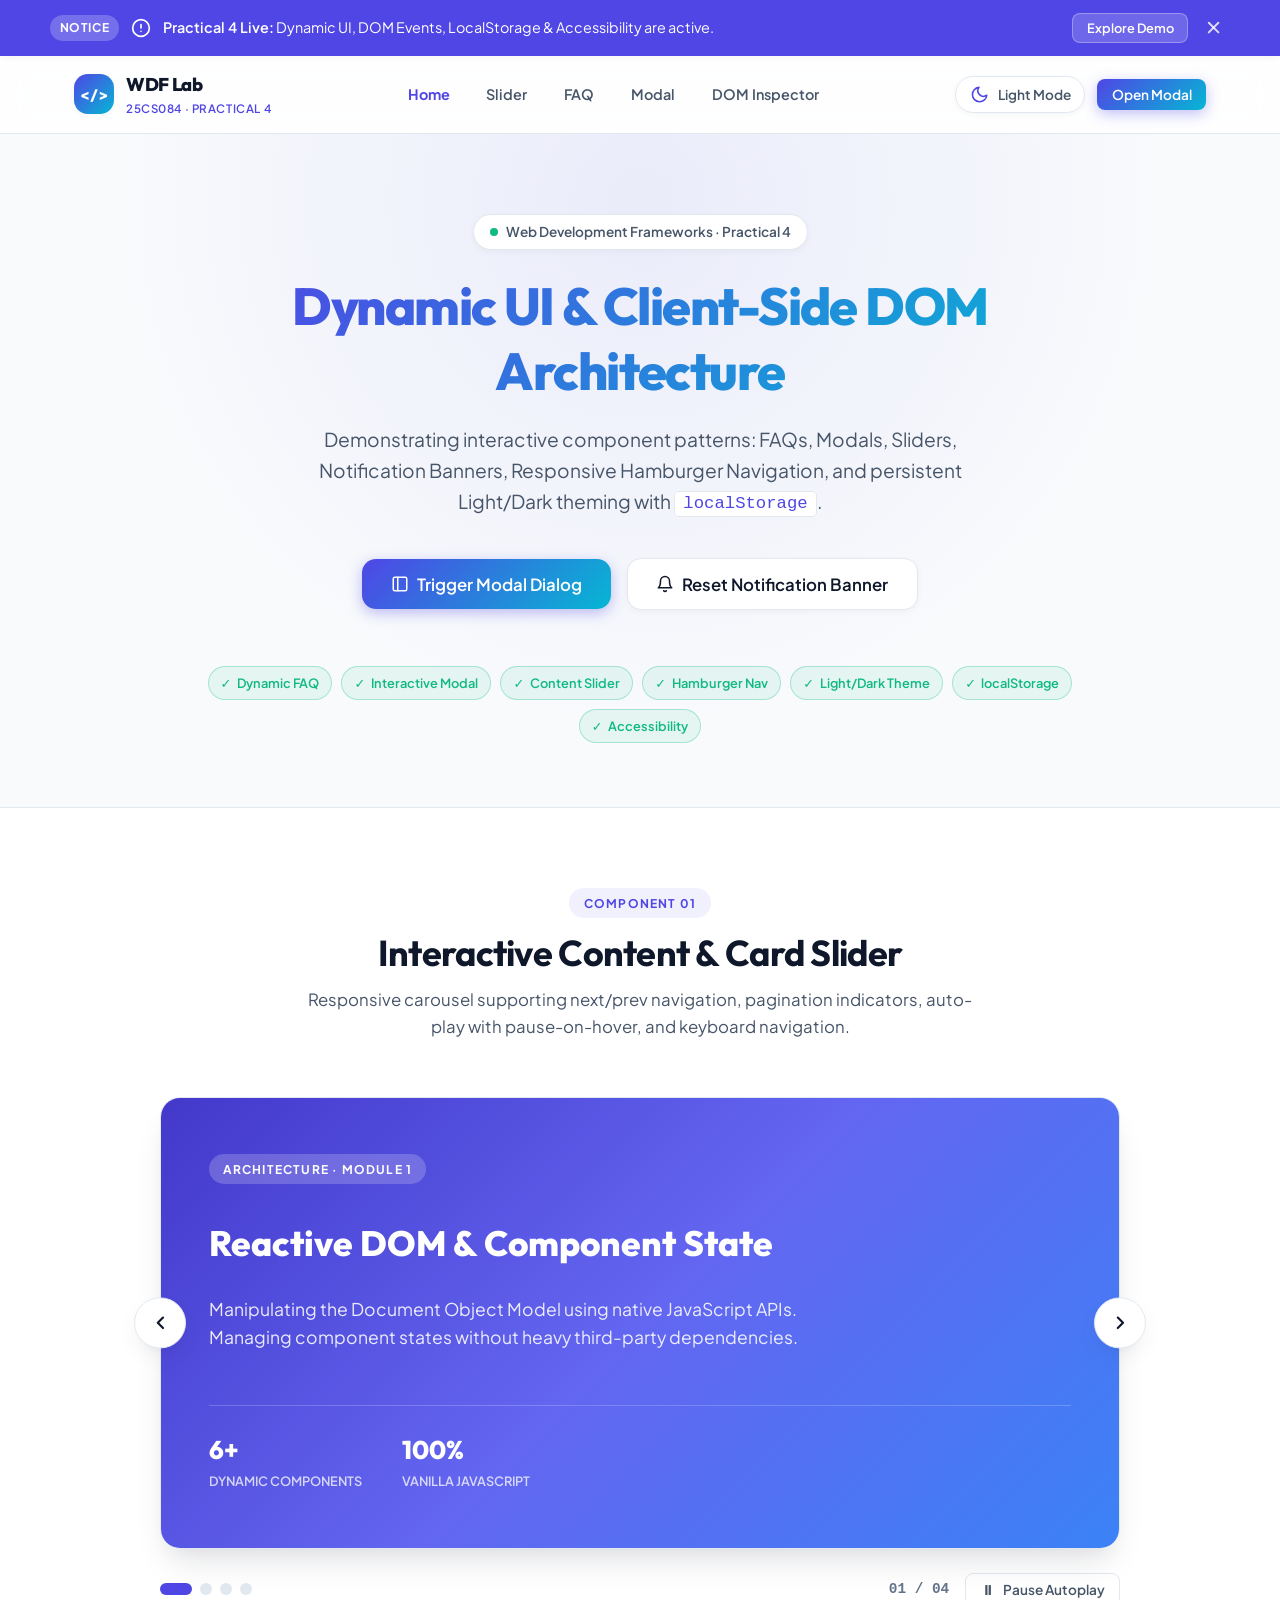
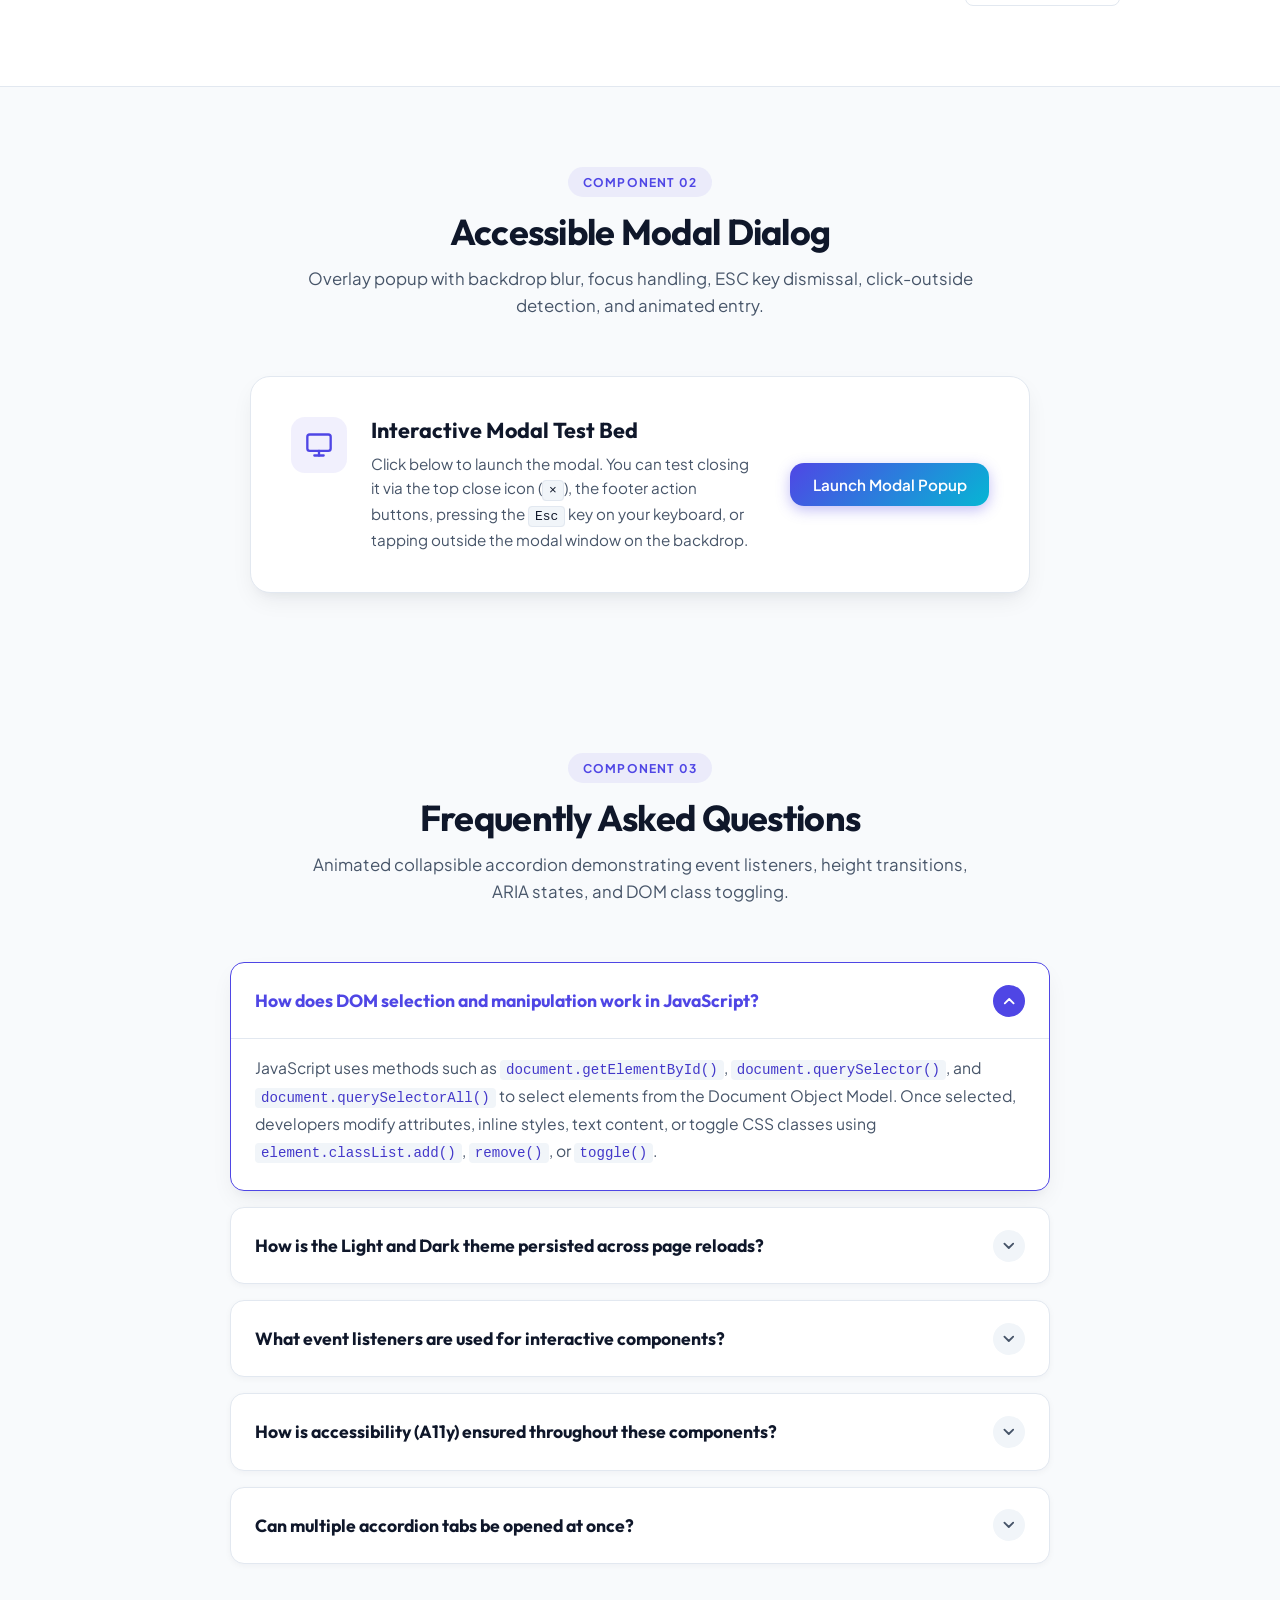
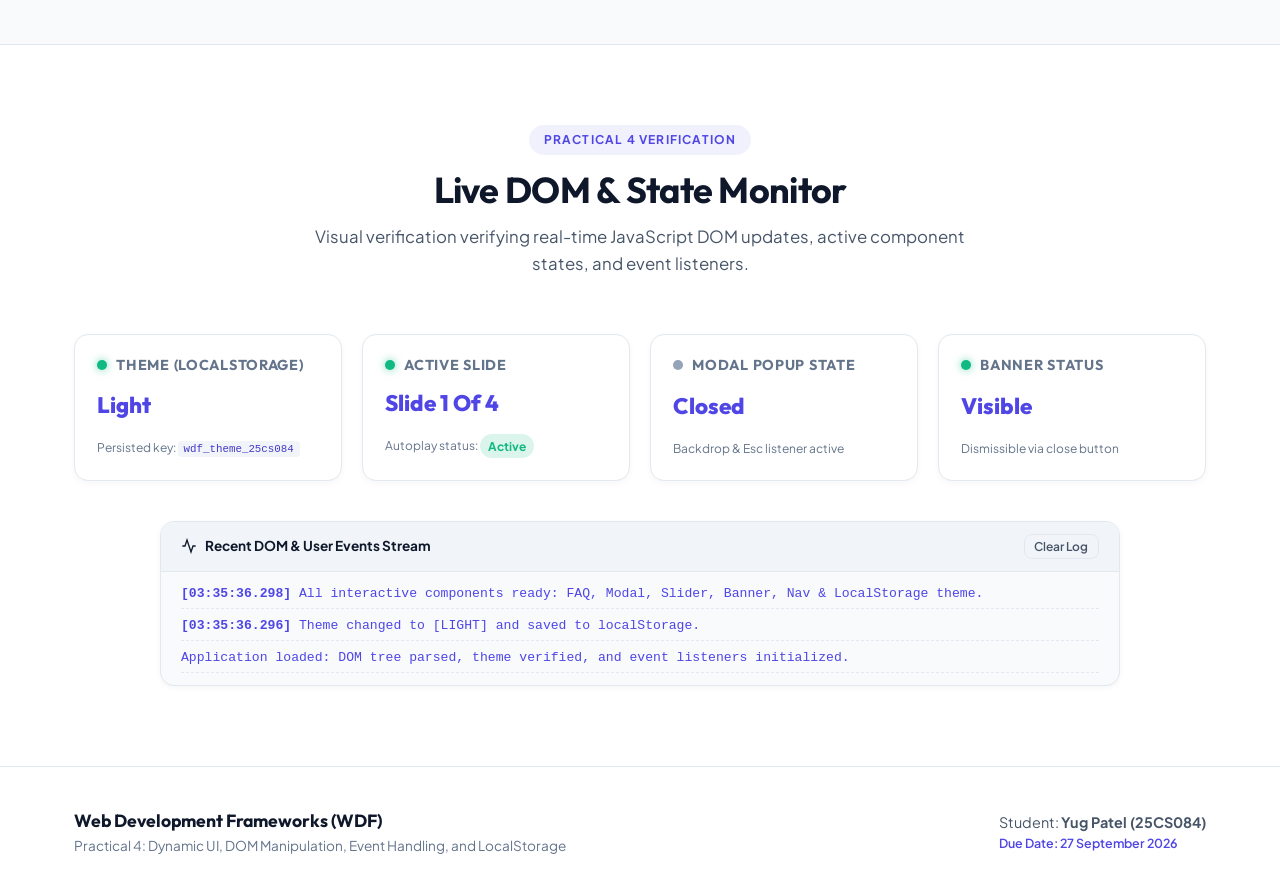
<file: practical_4_25CS084/index.html>
<!DOCTYPE html>
<html lang="en" data-theme="light">
<head>
  <meta charset="UTF-8">
  <meta name="viewport" content="width=device-width, initial-scale=1.0">
  <title>Practical 4 - Dynamic UI & DOM Manipulation | 25CS084</title>
  <meta name="description" content="Practical 4 submission for Web Development: Dynamic UI components, DOM manipulation, event handling, localStorage theme persistence, and accessibility.">
  
  <!-- Google Fonts: Plus Jakarta Sans & Outfit -->
  <link rel="preconnect" href="https://fonts.googleapis.com">
  <link rel="preconnect" href="https://fonts.gstatic.com" crossorigin>
  <link href="https://fonts.googleapis.com/css2?family=Outfit:wght@400;500;600;700;800&family=Plus+Jakarta+Sans:wght@400;500;600;700&display=swap" rel="stylesheet">
  
  <!-- Stylesheet -->
  <link rel="stylesheet" href="style.css">
</head>
<body>

  <!-- ========================================================
       1. NOTIFICATION BANNER (Dismissible + Animated)
       ======================================================== -->
  <aside id="notification-banner" class="notification-banner" role="alert" aria-live="polite">
    <div class="banner-container">
      <div class="banner-content">
        <span class="banner-badge">Notice</span>
        <svg class="banner-icon" viewBox="0 0 24 24" fill="none" stroke="currentColor" stroke-width="2" stroke-linecap="round" stroke-linejoin="round" aria-hidden="true">
          <circle cx="12" cy="12" r="10"></circle>
          <line x1="12" y1="8" x2="12" y2="12"></line>
          <line x1="12" y1="16" x2="12.01" y2="16"></line>
        </svg>
        <p class="banner-text">
          <strong>Practical 4 Live:</strong> Dynamic UI, DOM Events, LocalStorage & Accessibility are active.
        </p>
      </div>
      <div class="banner-actions">
        <button id="banner-action-btn" type="button" class="btn-banner-action">Explore Demo</button>
        <button id="banner-close-btn" type="button" class="btn-banner-close" aria-label="Dismiss notification banner">
          <svg viewBox="0 0 24 24" fill="none" stroke="currentColor" stroke-width="2.5" stroke-linecap="round" stroke-linejoin="round" aria-hidden="true">
            <line x1="18" y1="6" x2="6" y2="18"></line>
            <line x1="6" y1="6" x2="18" y2="18"></line>
          </svg>
        </button>
      </div>
    </div>
  </aside>

  <!-- ========================================================
       HEADER & NAVIGATION (Hamburger Menu & Theme Switcher)
       ======================================================== -->
  <header class="site-header" id="site-header">
    <div class="nav-container">
      <a href="#hero" class="brand-logo" aria-label="WDF Practical 4 Home">
        <div class="logo-symbol">
          <span class="logo-inner">&lt;/&gt;</span>
        </div>
        <div class="logo-meta">
          <span class="logo-title">WDF Lab</span>
          <span class="logo-tag">25CS084 · Practical 4</span>
        </div>
      </a>

      <!-- Desktop Navigation Menu -->
      <nav class="desktop-nav" aria-label="Primary Desktop Navigation">
        <ul class="nav-list">
          <li><a href="#hero" class="nav-link active">Home</a></li>
          <li><a href="#slider-section" class="nav-link">Slider</a></li>
          <li><a href="#faq-section" class="nav-link">FAQ</a></li>
          <li><a href="#modal-section" class="nav-link">Modal</a></li>
          <li><a href="#status-panel" class="nav-link">DOM Inspector</a></li>
        </ul>
      </nav>

      <!-- Right Header Actions: Theme Switcher & Hamburger Toggle -->
      <div class="header-actions">
        <!-- Light / Dark Theme Switcher Button -->
        <button id="theme-toggle-btn" class="theme-toggle" type="button" aria-label="Switch between light and dark theme" title="Toggle Light / Dark Mode">
          <span class="theme-icon-container">
            <!-- Sun Icon (shown in dark theme to switch to light) -->
            <svg class="sun-icon" viewBox="0 0 24 24" fill="none" stroke="currentColor" stroke-width="2" stroke-linecap="round" stroke-linejoin="round" aria-hidden="true">
              <circle cx="12" cy="12" r="5"></circle>
              <line x1="12" y1="1" x2="12" y2="3"></line>
              <line x1="12" y1="21" x2="12" y2="23"></line>
              <line x1="4.22" y1="4.22" x2="5.64" y2="5.64"></line>
              <line x1="18.36" y1="18.36" x2="19.78" y2="19.78"></line>
              <line x1="1" y1="12" x2="3" y2="12"></line>
              <line x1="21" y1="12" x2="23" y2="12"></line>
              <line x1="4.22" y1="19.78" x2="5.64" y2="18.36"></line>
              <line x1="18.36" y1="5.64" x2="19.78" y2="4.22"></line>
            </svg>
            <!-- Moon Icon (shown in light theme to switch to dark) -->
            <svg class="moon-icon" viewBox="0 0 24 24" fill="none" stroke="currentColor" stroke-width="2" stroke-linecap="round" stroke-linejoin="round" aria-hidden="true">
              <path d="M21 12.79A9 9 0 1 1 11.21 3 7 7 0 0 0 21 12.79z"></path>
            </svg>
          </span>
          <span class="theme-label" id="theme-status-text">Light Mode</span>
        </button>

        <!-- Quick Demo Modal Open (in header for easy testing) -->
        <button id="header-open-modal-btn" type="button" class="btn btn-sm btn-primary modal-trigger-btn">
          Open Modal
        </button>

        <!-- Hamburger Button for Mobile -->
        <button id="hamburger-btn" class="hamburger-btn" type="button" aria-expanded="false" aria-controls="mobile-nav" aria-label="Toggle navigation menu">
          <span class="hamburger-bar bar-1"></span>
          <span class="hamburger-bar bar-2"></span>
          <span class="hamburger-bar bar-3"></span>
        </button>
      </div>
    </div>

    <!-- Mobile Drawer Navigation -->
    <nav id="mobile-nav" class="mobile-nav" aria-label="Mobile Navigation" aria-hidden="true">
      <div class="mobile-nav-inner">
        <ul class="mobile-nav-list">
          <li><a href="#hero" class="mobile-nav-link">Home</a></li>
          <li><a href="#slider-section" class="mobile-nav-link">Content Slider</a></li>
          <li><a href="#faq-section" class="mobile-nav-link">FAQ Accordion</a></li>
          <li><a href="#modal-section" class="mobile-nav-link">Modal Window</a></li>
          <li><a href="#status-panel" class="mobile-nav-link">Live DOM Inspector</a></li>
        </ul>
        <div class="mobile-nav-footer">
          <button id="mobile-theme-btn" type="button" class="btn btn-outline btn-full">
            <span class="mobile-theme-icon">🌓</span> Toggle Color Theme
          </button>
        </div>
      </div>
    </nav>
  </header>

  <!-- ========================================================
       MAIN CONTENT CONTAINER
       ======================================================== -->
  <main class="main-content">

    <!-- HERO SECTION -->
    <section id="hero" class="hero-section">
      <div class="container hero-container">
        <div class="hero-badge-wrap">
          <span class="pill-badge">
            <span class="pulsing-dot"></span> Web Development Frameworks · Practical 4
          </span>
        </div>
        <h1 class="hero-title">
          Dynamic UI &amp; Client-Side DOM Architecture
        </h1>
        <p class="hero-subtitle">
          Demonstrating interactive component patterns: FAQs, Modals, Sliders, Notification Banners, Responsive Hamburger Navigation, and persistent Light/Dark theming with <code class="code-pill">localStorage</code>.
        </p>

        <!-- Interactive Quick Action Dashboard -->
        <div class="hero-actions">
          <button id="hero-modal-trigger" class="btn btn-primary btn-lg" type="button">
            <svg viewBox="0 0 24 24" width="18" height="18" fill="none" stroke="currentColor" stroke-width="2" stroke-linecap="round" stroke-linejoin="round" aria-hidden="true">
              <rect x="3" y="3" width="18" height="18" rx="2" ry="2"></rect>
              <line x1="9" y1="3" x2="9" y2="21"></line>
            </svg>
            Trigger Modal Dialog
          </button>
          <button id="restore-banner-btn" class="btn btn-secondary btn-lg" type="button">
            <svg viewBox="0 0 24 24" width="18" height="18" fill="none" stroke="currentColor" stroke-width="2" stroke-linecap="round" stroke-linejoin="round" aria-hidden="true">
              <path d="M18 8A6 6 0 0 0 6 8c0 7-3 9-3 9h18s-3-2-3-9"></path>
              <path d="M13.73 21a2 2 0 0 1-3.46 0"></path>
            </svg>
            Reset Notification Banner
          </button>
        </div>

        <!-- Submission Criteria Checklist Tags -->
        <div class="criteria-bar" aria-label="Practical 4 Core Requirements Status">
          <span class="criterion-item checked" title="Completed">
            <span class="check-icon">✓</span> Dynamic FAQ
          </span>
          <span class="criterion-item checked" title="Completed">
            <span class="check-icon">✓</span> Interactive Modal
          </span>
          <span class="criterion-item checked" title="Completed">
            <span class="check-icon">✓</span> Content Slider
          </span>
          <span class="criterion-item checked" title="Completed">
            <span class="check-icon">✓</span> Hamburger Nav
          </span>
          <span class="criterion-item checked" title="Completed">
            <span class="check-icon">✓</span> Light/Dark Theme
          </span>
          <span class="criterion-item checked" title="Completed">
            <span class="check-icon">✓</span> localStorage
          </span>
          <span class="criterion-item checked" title="Completed">
            <span class="check-icon">✓</span> Accessibility
          </span>
        </div>
      </div>
    </section>

    <!-- ========================================================
         2. IMAGE / CONTENT SLIDER (CAROUSEL) SECTION
         ======================================================== -->
    <section id="slider-section" class="section slider-section">
      <div class="container">
        <div class="section-header">
          <span class="section-tag">Component 01</span>
          <h2 class="section-title">Interactive Content &amp; Card Slider</h2>
          <p class="section-desc">
            Responsive carousel supporting next/prev navigation, pagination indicators, auto-play with pause-on-hover, and keyboard navigation.
          </p>
        </div>

        <div class="slider-wrapper" id="slider-wrapper">
          <!-- Slider Main Frame -->
          <div class="slider-viewport" id="slider-viewport" tabindex="0" aria-label="Interactive Showcase Carousel" role="region">
            <div class="slider-track" id="slider-track">

              <!-- Slide 1 -->
              <div class="slider-slide" data-index="0" role="group" aria-roledescription="slide" aria-label="1 of 4: Dynamic UI & State">
                <div class="slide-card card-gradient-1">
                  <div class="slide-badge">Architecture · Module 1</div>
                  <h3 class="slide-heading">Reactive DOM &amp; Component State</h3>
                  <p class="slide-text">
                    Manipulating the Document Object Model using native JavaScript APIs. Managing component states without heavy third-party dependencies.
                  </p>
                  <div class="slide-stats">
                    <div class="stat-box">
                      <span class="stat-number">6+</span>
                      <span class="stat-label">Dynamic Components</span>
                    </div>
                    <div class="stat-box">
                      <span class="stat-number">100%</span>
                      <span class="stat-label">Vanilla JavaScript</span>
                    </div>
                  </div>
                </div>
              </div>

              <!-- Slide 2 -->
              <div class="slider-slide" data-index="1" role="group" aria-roledescription="slide" aria-label="2 of 4: LocalStorage Persistence">
                <div class="slide-card card-gradient-2">
                  <div class="slide-badge">Storage · Module 2</div>
                  <h3 class="slide-heading">Client-Side Persistence via LocalStorage</h3>
                  <p class="slide-text">
                    Seamless user preference retention. When toggling light/dark themes, settings persist instantly through browser reloads and sessions.
                  </p>
                  <div class="slide-stats">
                    <div class="stat-box">
                      <span class="stat-number">0ms</span>
                      <span class="stat-label">Latency Restore</span>
                    </div>
                    <div class="stat-box">
                      <span class="stat-number">JSON</span>
                      <span class="stat-label">Key-Value Pairs</span>
                    </div>
                  </div>
                </div>
              </div>

              <!-- Slide 3 -->
              <div class="slider-slide" data-index="2" role="group" aria-roledescription="slide" aria-label="3 of 4: Accessible Navigation">
                <div class="slide-card card-gradient-3">
                  <div class="slide-badge">Accessibility · Module 3</div>
                  <h3 class="slide-heading">Inclusive UI &amp; ARIA Standards</h3>
                  <p class="slide-text">
                    Enhanced screen reader experience using <code>aria-expanded</code>, <code>aria-hidden</code>, semantic landmark roles, and ESC key dismissal.
                  </p>
                  <div class="slide-stats">
                    <div class="stat-box">
                      <span class="stat-number">WCAG</span>
                      <span class="stat-label">AA Standard</span>
                    </div>
                    <div class="stat-box">
                      <span class="stat-number">Tab+Esc</span>
                      <span class="stat-label">Keyboard Flow</span>
                    </div>
                  </div>
                </div>
              </div>

              <!-- Slide 4 -->
              <div class="slider-slide" data-index="3" role="group" aria-roledescription="slide" aria-label="4 of 4: Fluid CSS Animations">
                <div class="slide-card card-gradient-4">
                  <div class="slide-badge">Visuals · Module 4</div>
                  <h3 class="slide-heading">High-Performance CSS Transitions</h3>
                  <p class="slide-text">
                    Hardware-accelerated transforms, glassmorphic surfaces, and micro-interactions delivering a fluid, desktop-class visual aesthetic.
                  </p>
                  <div class="slide-stats">
                    <div class="stat-box">
                      <span class="stat-number">60 FPS</span>
                      <span class="stat-label">GPU Transitions</span>
                    </div>
                    <div class="stat-box">
                      <span class="stat-number">Zero</span>
                      <span class="stat-label">Layout Shifts</span>
                    </div>
                  </div>
                </div>
              </div>

            </div>
          </div>

          <!-- Slider Controls (Prev & Next) -->
          <button id="slider-prev-btn" class="slider-control prev-btn" type="button" aria-label="Previous slide" title="Previous Slide">
            <svg viewBox="0 0 24 24" fill="none" stroke="currentColor" stroke-width="2.5" stroke-linecap="round" stroke-linejoin="round" aria-hidden="true">
              <polyline points="15 18 9 12 15 6"></polyline>
            </svg>
          </button>
          <button id="slider-next-btn" class="slider-control next-btn" type="button" aria-label="Next slide" title="Next Slide">
            <svg viewBox="0 0 24 24" fill="none" stroke="currentColor" stroke-width="2.5" stroke-linecap="round" stroke-linejoin="round" aria-hidden="true">
              <polyline points="9 18 15 12 9 6"></polyline>
            </svg>
          </button>
        </div>

        <!-- Slider Bottom Bar: Indicators & Controls -->
        <div class="slider-meta-bar">
          <div class="slider-dots" id="slider-dots" role="tablist" aria-label="Slide Selection Dots">
            <!-- Dynamically populated / Synced by JavaScript -->
            <button class="slider-dot active" role="tab" aria-selected="true" aria-label="Slide 1" data-slide="0"></button>
            <button class="slider-dot" role="tab" aria-selected="false" aria-label="Slide 2" data-slide="1"></button>
            <button class="slider-dot" role="tab" aria-selected="false" aria-label="Slide 3" data-slide="2"></button>
            <button class="slider-dot" role="tab" aria-selected="false" aria-label="Slide 4" data-slide="3"></button>
          </div>

          <div class="slider-playback-controls">
            <span class="slider-counter" id="slider-counter">01 / 04</span>
            <button id="slider-autoplay-btn" class="btn btn-sm btn-outline" type="button" aria-label="Toggle autoplay">
              <span id="autoplay-icon">⏸</span>
              <span id="autoplay-text">Pause Autoplay</span>
            </button>
          </div>
        </div>
      </div>
    </section>

    <!-- ========================================================
         3. MODAL POPUP SHOWCASE SECTION
         ======================================================== -->
    <section id="modal-section" class="section modal-section">
      <div class="container">
        <div class="section-header">
          <span class="section-tag">Component 02</span>
          <h2 class="section-title">Accessible Modal Dialog</h2>
          <p class="section-desc">
            Overlay popup with backdrop blur, focus handling, ESC key dismissal, click-outside detection, and animated entry.
          </p>
        </div>

        <div class="modal-demo-card">
          <div class="modal-demo-content">
            <div class="demo-icon-bubble">
              <svg viewBox="0 0 24 24" width="28" height="28" fill="none" stroke="currentColor" stroke-width="2" stroke-linecap="round" stroke-linejoin="round">
                <rect x="2" y="3" width="20" height="14" rx="2" ry="2"></rect>
                <line x1="8" y1="21" x2="16" y2="21"></line>
                <line x1="12" y1="17" x2="12" y2="21"></line>
              </svg>
            </div>
            <div>
              <h3 class="demo-heading">Interactive Modal Test Bed</h3>
              <p class="demo-text">
                Click below to launch the modal. You can test closing it via the top close icon (<kbd>×</kbd>), the footer action buttons, pressing the <kbd>Esc</kbd> key on your keyboard, or tapping outside the modal window on the backdrop.
              </p>
            </div>
          </div>
          <div class="modal-demo-actions">
            <button id="main-modal-open-btn" class="btn btn-primary modal-trigger-btn" type="button">
              Launch Modal Popup
            </button>
          </div>
        </div>
      </div>
    </section>

    <!-- ========================================================
         4. DYNAMIC FAQ ACCORDION SECTION
         ======================================================== -->
    <section id="faq-section" class="section faq-section">
      <div class="container">
        <div class="section-header">
          <span class="section-tag">Component 03</span>
          <h2 class="section-title">Frequently Asked Questions</h2>
          <p class="section-desc">
            Animated collapsible accordion demonstrating event listeners, height transitions, ARIA states, and DOM class toggling.
          </p>
        </div>

        <div class="faq-container" id="faq-accordion">

          <!-- FAQ Item 1 (Open by default) -->
          <article class="faq-item open" id="faq-item-1">
            <button class="faq-question" type="button" aria-expanded="true" aria-controls="faq-ans-1" id="faq-q-1">
              <span class="faq-question-text">How does DOM selection and manipulation work in JavaScript?</span>
              <span class="faq-icon" aria-hidden="true">
                <svg viewBox="0 0 24 24" fill="none" stroke="currentColor" stroke-width="2.5" stroke-linecap="round" stroke-linejoin="round">
                  <polyline points="6 9 12 15 18 9"></polyline>
                </svg>
              </span>
            </button>
            <div class="faq-answer" id="faq-ans-1" role="region" aria-labelledby="faq-q-1">
              <div class="faq-answer-inner">
                <p>
                  JavaScript uses methods such as <code>document.getElementById()</code>, <code>document.querySelector()</code>, and <code>document.querySelectorAll()</code> to select elements from the Document Object Model. Once selected, developers modify attributes, inline styles, text content, or toggle CSS classes using <code>element.classList.add()</code>, <code>remove()</code>, or <code>toggle()</code>.
                </p>
              </div>
            </div>
          </article>

          <!-- FAQ Item 2 -->
          <article class="faq-item" id="faq-item-2">
            <button class="faq-question" type="button" aria-expanded="false" aria-controls="faq-ans-2" id="faq-q-2">
              <span class="faq-question-text">How is the Light and Dark theme persisted across page reloads?</span>
              <span class="faq-icon" aria-hidden="true">
                <svg viewBox="0 0 24 24" fill="none" stroke="currentColor" stroke-width="2.5" stroke-linecap="round" stroke-linejoin="round">
                  <polyline points="6 9 12 15 18 9"></polyline>
                </svg>
              </span>
            </button>
            <div class="faq-answer" id="faq-ans-2" role="region" aria-labelledby="faq-q-2">
              <div class="faq-answer-inner">
                <p>
                  We utilize the browser's <code>localStorage</code> API. When the user taps the theme toggle button, the new state (<code>'light'</code> or <code>'dark'</code>) is saved via <code>localStorage.setItem('wdf_theme_25cs084', theme)</code>. When the page reloads, an immediate script checks <code>localStorage.getItem()</code> and sets <code>document.documentElement.setAttribute('data-theme', theme)</code> before render.
                </p>
              </div>
            </div>
          </article>

          <!-- FAQ Item 3 -->
          <article class="faq-item" id="faq-item-3">
            <button class="faq-question" type="button" aria-expanded="false" aria-controls="faq-ans-3" id="faq-q-3">
              <span class="faq-question-text">What event listeners are used for interactive components?</span>
              <span class="faq-icon" aria-hidden="true">
                <svg viewBox="0 0 24 24" fill="none" stroke="currentColor" stroke-width="2.5" stroke-linecap="round" stroke-linejoin="round">
                  <polyline points="6 9 12 15 18 9"></polyline>
                </svg>
              </span>
            </button>
            <div class="faq-answer" id="faq-ans-3" role="region" aria-labelledby="faq-q-3">
              <div class="faq-answer-inner">
                <p>
                  We bind <code>click</code> events on accordion buttons, modal open/close controls, hamburger toggles, and slider navigation. Additionally, global <code>keydown</code> events listen for the <kbd>Escape</kbd> key to close active modals, and <kbd>ArrowLeft</kbd> / <kbd>ArrowRight</kbd> keys to cycle through slider slides.
                </p>
              </div>
            </div>
          </article>

          <!-- FAQ Item 4 -->
          <article class="faq-item" id="faq-item-4">
            <button class="faq-question" type="button" aria-expanded="false" aria-controls="faq-ans-4" id="faq-q-4">
              <span class="faq-question-text">How is accessibility (A11y) ensured throughout these components?</span>
              <span class="faq-icon" aria-hidden="true">
                <svg viewBox="0 0 24 24" fill="none" stroke="currentColor" stroke-width="2.5" stroke-linecap="round" stroke-linejoin="round">
                  <polyline points="6 9 12 15 18 9"></polyline>
                </svg>
              </span>
            </button>
            <div class="faq-answer" id="faq-ans-4" role="region" aria-labelledby="faq-q-4">
              <div class="faq-answer-inner">
                <p>
                  Every button utilizes semantic <code>&lt;button type="button"&gt;</code> elements, descriptive <code>aria-label</code> tags, and state flags such as <code>aria-expanded</code> and <code>aria-hidden</code>. Contrast ratios meet WCAG AA standards in both light and dark themes, and interactive items feature high-visibility keyboard focus rings.
                </p>
              </div>
            </div>
          </article>

          <!-- FAQ Item 5 -->
          <article class="faq-item" id="faq-item-5">
            <button class="faq-question" type="button" aria-expanded="false" aria-controls="faq-ans-5" id="faq-q-5">
              <span class="faq-question-text">Can multiple accordion tabs be opened at once?</span>
              <span class="faq-icon" aria-hidden="true">
                <svg viewBox="0 0 24 24" fill="none" stroke="currentColor" stroke-width="2.5" stroke-linecap="round" stroke-linejoin="round">
                  <polyline points="6 9 12 15 18 9"></polyline>
                </svg>
              </span>
            </button>
            <div class="faq-answer" id="faq-ans-5" role="region" aria-labelledby="faq-q-5">
              <div class="faq-answer-inner">
                <p>
                  Yes! In this implementation, each FAQ item functions independently, allowing users to compare answers simultaneously. The JavaScript toggles the clicked item's state smoothly without closing active neighbors.
                </p>
              </div>
            </div>
          </article>

        </div>
      </div>
    </section>

    <!-- ========================================================
         5. REAL-TIME DOM INSPECTOR & EVENT MONITOR PANEL
         ======================================================== -->
    <section id="status-panel" class="section status-section">
      <div class="container">
        <div class="section-header">
          <span class="section-tag">Practical 4 Verification</span>
          <h2 class="section-title">Live DOM &amp; State Monitor</h2>
          <p class="section-desc">
            Visual verification verifying real-time JavaScript DOM updates, active component states, and event listeners.
          </p>
        </div>

        <div class="status-grid">
          <!-- State Card 1: Theme State -->
          <div class="status-card">
            <div class="status-card-header">
              <span class="card-status-dot active"></span>
              <h3 class="status-card-title">Theme (localStorage)</h3>
            </div>
            <div class="status-val-wrap">
              <span class="status-val" id="monitor-theme-val">light</span>
            </div>
            <p class="status-hint">Persisted key: <code>wdf_theme_25cs084</code></p>
          </div>

          <!-- State Card 2: Slider State -->
          <div class="status-card">
            <div class="status-card-header">
              <span class="card-status-dot active"></span>
              <h3 class="status-card-title">Active Slide</h3>
            </div>
            <div class="status-val-wrap">
              <span class="status-val" id="monitor-slide-val">Slide 1 of 4</span>
            </div>
            <p class="status-hint">Autoplay status: <span id="monitor-autoplay-val" class="badge-mini">Active</span></p>
          </div>

          <!-- State Card 3: Modal State -->
          <div class="status-card">
            <div class="status-card-header">
              <span class="card-status-dot" id="monitor-modal-dot"></span>
              <h3 class="status-card-title">Modal Popup State</h3>
            </div>
            <div class="status-val-wrap">
              <span class="status-val" id="monitor-modal-val">Closed</span>
            </div>
            <p class="status-hint">Backdrop &amp; Esc listener active</p>
          </div>

          <!-- State Card 4: Notification Banner -->
          <div class="status-card">
            <div class="status-card-header">
              <span class="card-status-dot active" id="monitor-banner-dot"></span>
              <h3 class="status-card-title">Banner Status</h3>
            </div>
            <div class="status-val-wrap">
              <span class="status-val" id="monitor-banner-val">Visible</span>
            </div>
            <p class="status-hint">Dismissible via close button</p>
          </div>
        </div>

        <!-- Live Event Activity Log -->
        <div class="event-log-container">
          <div class="event-log-header">
            <div class="event-log-title">
              <svg viewBox="0 0 24 24" width="16" height="16" fill="none" stroke="currentColor" stroke-width="2">
                <polyline points="22 12 18 12 15 21 9 3 6 12 2 12"></polyline>
              </svg>
              <span>Recent DOM &amp; User Events Stream</span>
            </div>
            <button id="clear-log-btn" class="btn btn-xs btn-outline" type="button">Clear Log</button>
          </div>
          <ul id="event-log-list" class="event-log-list" aria-live="polite">
            <li class="log-entry log-system">Application loaded: DOM tree parsed, theme verified, and event listeners initialized.</li>
          </ul>
        </div>
      </div>
    </section>

  </main>

  <!-- ========================================================
       MODAL DIALOG (Hidden by default, triggered dynamically)
       ======================================================== -->
  <div id="demo-modal" class="modal-overlay" role="dialog" aria-modal="true" aria-hidden="true" aria-labelledby="modal-title">
    <div class="modal-backdrop" id="modal-backdrop"></div>
    <div class="modal-container">
      <!-- Modal Header -->
      <div class="modal-header">
        <div class="modal-header-info">
          <div class="modal-icon-badge">
            <svg viewBox="0 0 24 24" fill="none" stroke="currentColor" stroke-width="2" stroke-linecap="round" stroke-linejoin="round">
              <path d="M12 2v20M17 5H9.5a3.5 3.5 0 0 0 0 7h5a3.5 3.5 0 0 1 0 7H6"></path>
            </svg>
          </div>
          <div>
            <h2 id="modal-title" class="modal-title">Practical 4 Demo Modal</h2>
            <p class="modal-subtitle">Candidate: Yug Patel · Roll No: 25CS084</p>
          </div>
        </div>
        <button id="modal-close-icon-btn" class="modal-close-btn" type="button" aria-label="Close modal dialog">
          <svg viewBox="0 0 24 24" fill="none" stroke="currentColor" stroke-width="2.5" stroke-linecap="round" stroke-linejoin="round">
            <line x1="18" y1="6" x2="6" y2="18"></line>
            <line x1="6" y1="6" x2="18" y2="18"></line>
          </svg>
        </button>
      </div>

      <!-- Modal Body -->
      <div class="modal-body">
        <p class="modal-paragraph">
          This modal dialog fulfills the <strong>Modal Popup</strong> criteria of Practical 4. It demonstrates comprehensive DOM handling and event accessibility:
        </p>

        <ul class="modal-features-list">
          <li>
            <strong>Backdrop Click:</strong> Clicking outside this dialog box safely closes it.
          </li>
          <li>
            <strong>ESC Key Listener:</strong> Press the <kbd>Escape</kbd> key anywhere to dismiss.
          </li>
          <li>
            <strong>Accessibility:</strong> Implements <code>role="dialog"</code> and updates <code>aria-hidden</code> dynamically.
          </li>
          <li>
            <strong>Transitions:</strong> CSS cubic-bezier scale and opacity transitions prevent abrupt UI popping.
          </li>
        </ul>

        <div class="modal-interactive-box">
          <label for="modal-input" class="modal-input-label">Interactive Input Test:</label>
          <div class="input-action-row">
            <input type="text" id="modal-input" class="modal-input" placeholder="Type something to test DOM event logging..." value="Testing DOM event dispatch">
            <button id="modal-test-action-btn" type="button" class="btn btn-sm btn-primary">Dispatch Event</button>
          </div>
          <p id="modal-action-feedback" class="feedback-text"></p>
        </div>
      </div>

      <!-- Modal Footer -->
      <div class="modal-footer">
        <button id="modal-cancel-btn" type="button" class="btn btn-secondary">Close (Esc)</button>
        <button id="modal-confirm-btn" type="button" class="btn btn-primary">Confirm &amp; Log Action</button>
      </div>
    </div>
  </div>

  <!-- ========================================================
       FOOTER
       ======================================================== -->
  <footer class="site-footer">
    <div class="container footer-container">
      <div class="footer-left">
        <p class="footer-title">Web Development Frameworks (WDF)</p>
        <p class="footer-desc">Practical 4: Dynamic UI, DOM Manipulation, Event Handling, and LocalStorage</p>
      </div>
      <div class="footer-right">
        <p class="footer-credit">Student: <strong>Yug Patel (25CS084)</strong></p>
        <p class="footer-badge">Due Date: 27 September 2026</p>
      </div>
    </div>
  </footer>

  <!-- Script -->
  <script src="script.js"></script>
</body>
</html>
</file>
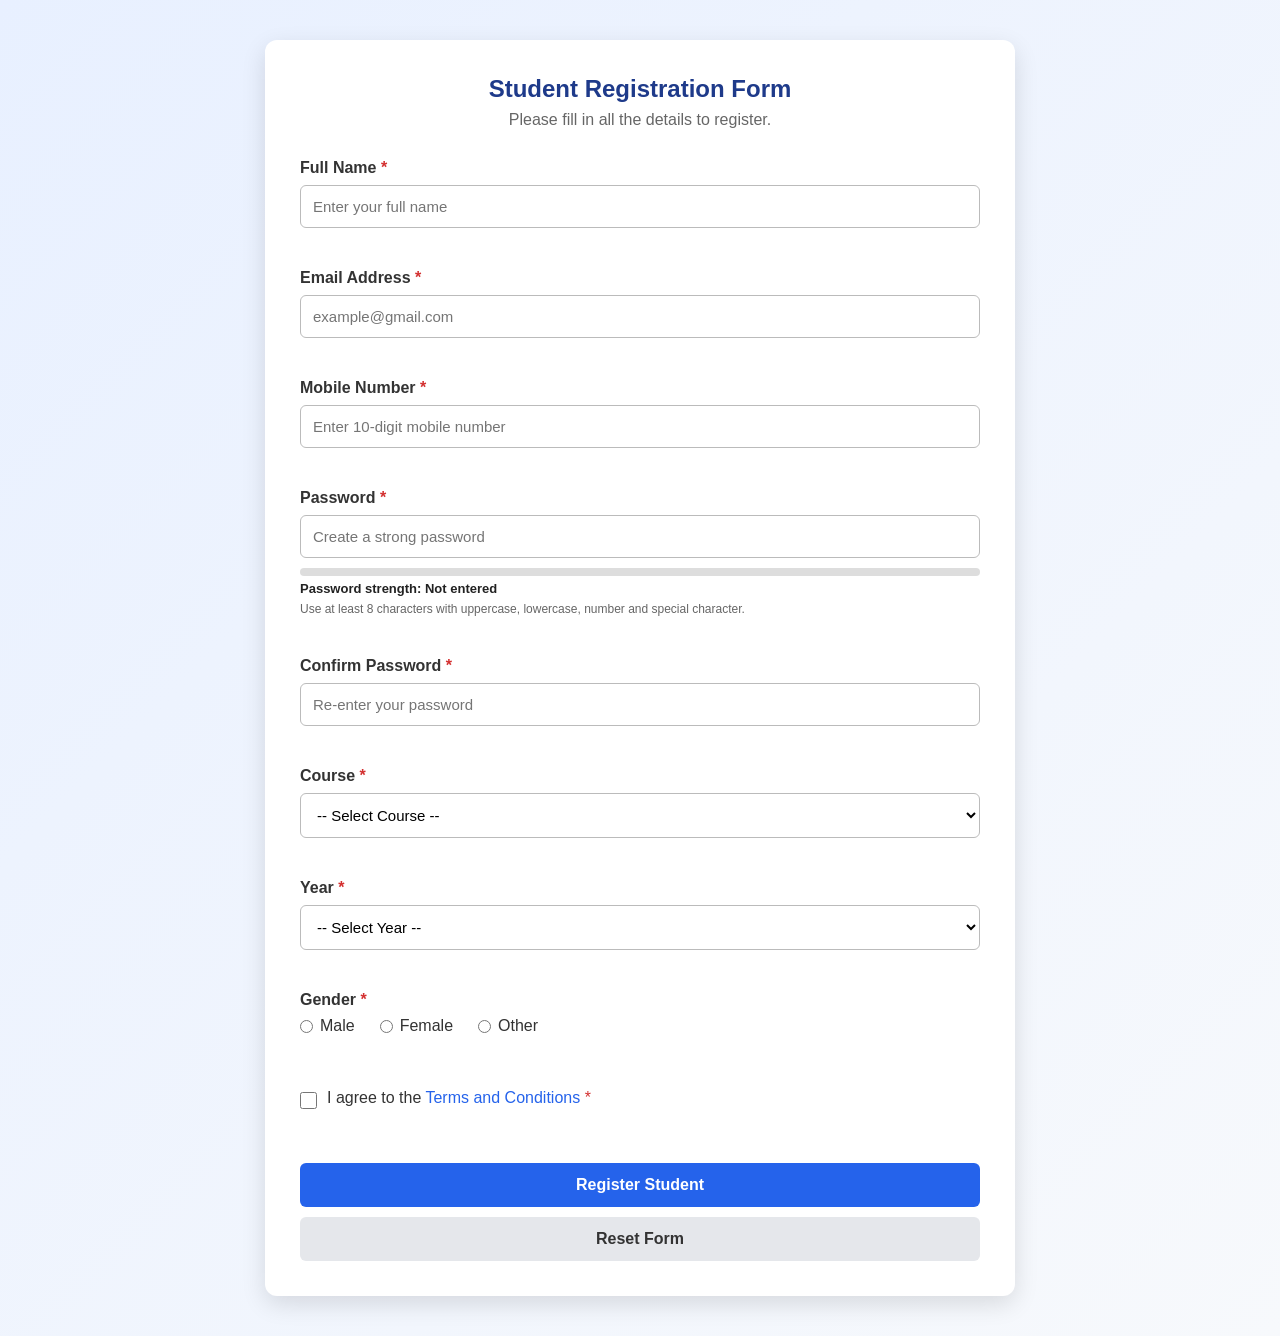
<file: practical_5_25CS084/index.html>
<!DOCTYPE html>
<html lang="en">
<head>
    <meta charset="UTF-8">
    <meta name="viewport" content="width=device-width, initial-scale=1.0">

    <title>Student Registration Form</title>

    <link rel="stylesheet" href="style.css">
</head>

<body>

    <main class="container">

        <section class="form-card">

            <h1>Student Registration Form</h1>
            <p class="subtitle">
                Please fill in all the details to register.
            </p>

            <form id="registrationForm" novalidate>

                <div class="form-group">
                    <label for="name">
                        Full Name <span class="required">*</span>
                    </label>

                    <input
                        type="text"
                        id="name"
                        name="name"
                        placeholder="Enter your full name"
                        autocomplete="name"
                    >

                    <small class="error" id="nameError"></small>
                </div>

                <div class="form-group">
                    <label for="email">
                        Email Address <span class="required">*</span>
                    </label>

                    <input
                        type="email"
                        id="email"
                        name="email"
                        placeholder="example@gmail.com"
                        autocomplete="email"
                    >

                    <small class="error" id="emailError"></small>
                </div>

                <div class="form-group">
                    <label for="mobile">
                        Mobile Number <span class="required">*</span>
                    </label>

                    <input
                        type="tel"
                        id="mobile"
                        name="mobile"
                        placeholder="Enter 10-digit mobile number"
                        maxlength="10"
                        inputmode="numeric"
                        autocomplete="tel"
                    >

                    <small class="error" id="mobileError"></small>
                </div>

                <div class="form-group">
                    <label for="password">
                        Password <span class="required">*</span>
                    </label>

                    <input
                        type="password"
                        id="password"
                        name="password"
                        placeholder="Create a strong password"
                        autocomplete="new-password"
                    >
                    <div class="strength-container">
                        <div class="strength-bar">
                            <div id="strengthBar"></div>
                        </div>

                        <span id="strengthText">
                            Password strength: Not entered
                        </span>
                    </div>

                    <small class="hint">
                        Use at least 8 characters with uppercase, lowercase,
                        number and special character.
                    </small>

                    <small class="error" id="passwordError"></small>
                </div>
                <div class="form-group">
                    <label for="confirmPassword">
                        Confirm Password <span class="required">*</span>
                    </label>

                    <input
                        type="password"
                        id="confirmPassword"
                        name="confirmPassword"
                        placeholder="Re-enter your password"
                        autocomplete="new-password"
                    >

                    <small class="error" id="confirmPasswordError"></small>
                </div>
                <div class="form-group">
                    <label for="course">
                        Course <span class="required">*</span>
                    </label>

                    <select id="course" name="course">
                        <option value="">-- Select Course --</option>
                        <option value="BCA">BCA</option>
                        <option value="BBA">BBA</option>
                        <option value="B.Tech">B.Tech</option>
                        <option value="B.Sc">B.Sc</option>
                        <option value="B.Com">B.Com</option>
                        <option value="MCA">MCA</option>
                    </select>

                    <small class="error" id="courseError"></small>
                </div>
                <div class="form-group">
                    <label for="year">
                        Year <span class="required">*</span>
                    </label>

                    <select id="year" name="year">
                        <option value="">-- Select Year --</option>
                        <option value="First Year">First Year</option>
                        <option value="Second Year">Second Year</option>
                        <option value="Third Year">Third Year</option>
                        <option value="Fourth Year">Fourth Year</option>
                    </select>

                    <small class="error" id="yearError"></small>
                </div>
                <fieldset class="form-group">
                    <legend>
                        Gender <span class="required">*</span>
                    </legend>

                    <div class="radio-group">

                        <label class="radio-label">
                            <input
                                type="radio"
                                name="gender"
                                value="Male"
                            >
                            Male
                        </label>

                        <label class="radio-label">
                            <input
                                type="radio"
                                name="gender"
                                value="Female"
                            >
                            Female
                        </label>

                        <label class="radio-label">
                            <input
                                type="radio"
                                name="gender"
                                value="Other"
                            >
                            Other
                        </label>

                    </div>

                    <small class="error" id="genderError"></small>
                </fieldset>

                <div class="form-group terms-group">

                    <label class="checkbox-label">

                        <input
                            type="checkbox"
                            id="terms"
                            name="terms"
                        >

                        <span>
                            I agree to the
                            <a href="#" onclick="return false;">
                                Terms and Conditions
                            </a>
                            <span class="required">*</span>
                        </span>

                    </label>

                    <small class="error" id="termsError"></small>

                </div>
                <button type="submit" class="submit-btn">
                    Register Student
                </button>
                <button type="reset" class="reset-btn">
                    Reset Form
                </button>
                <div
                    id="successMessage"
                    class="success-message"
                    role="alert"
                    aria-live="polite"
                ></div>

            </form>

        </section>

    </main>

    <script src="script.js"></script>

</body>
</html>
</file>
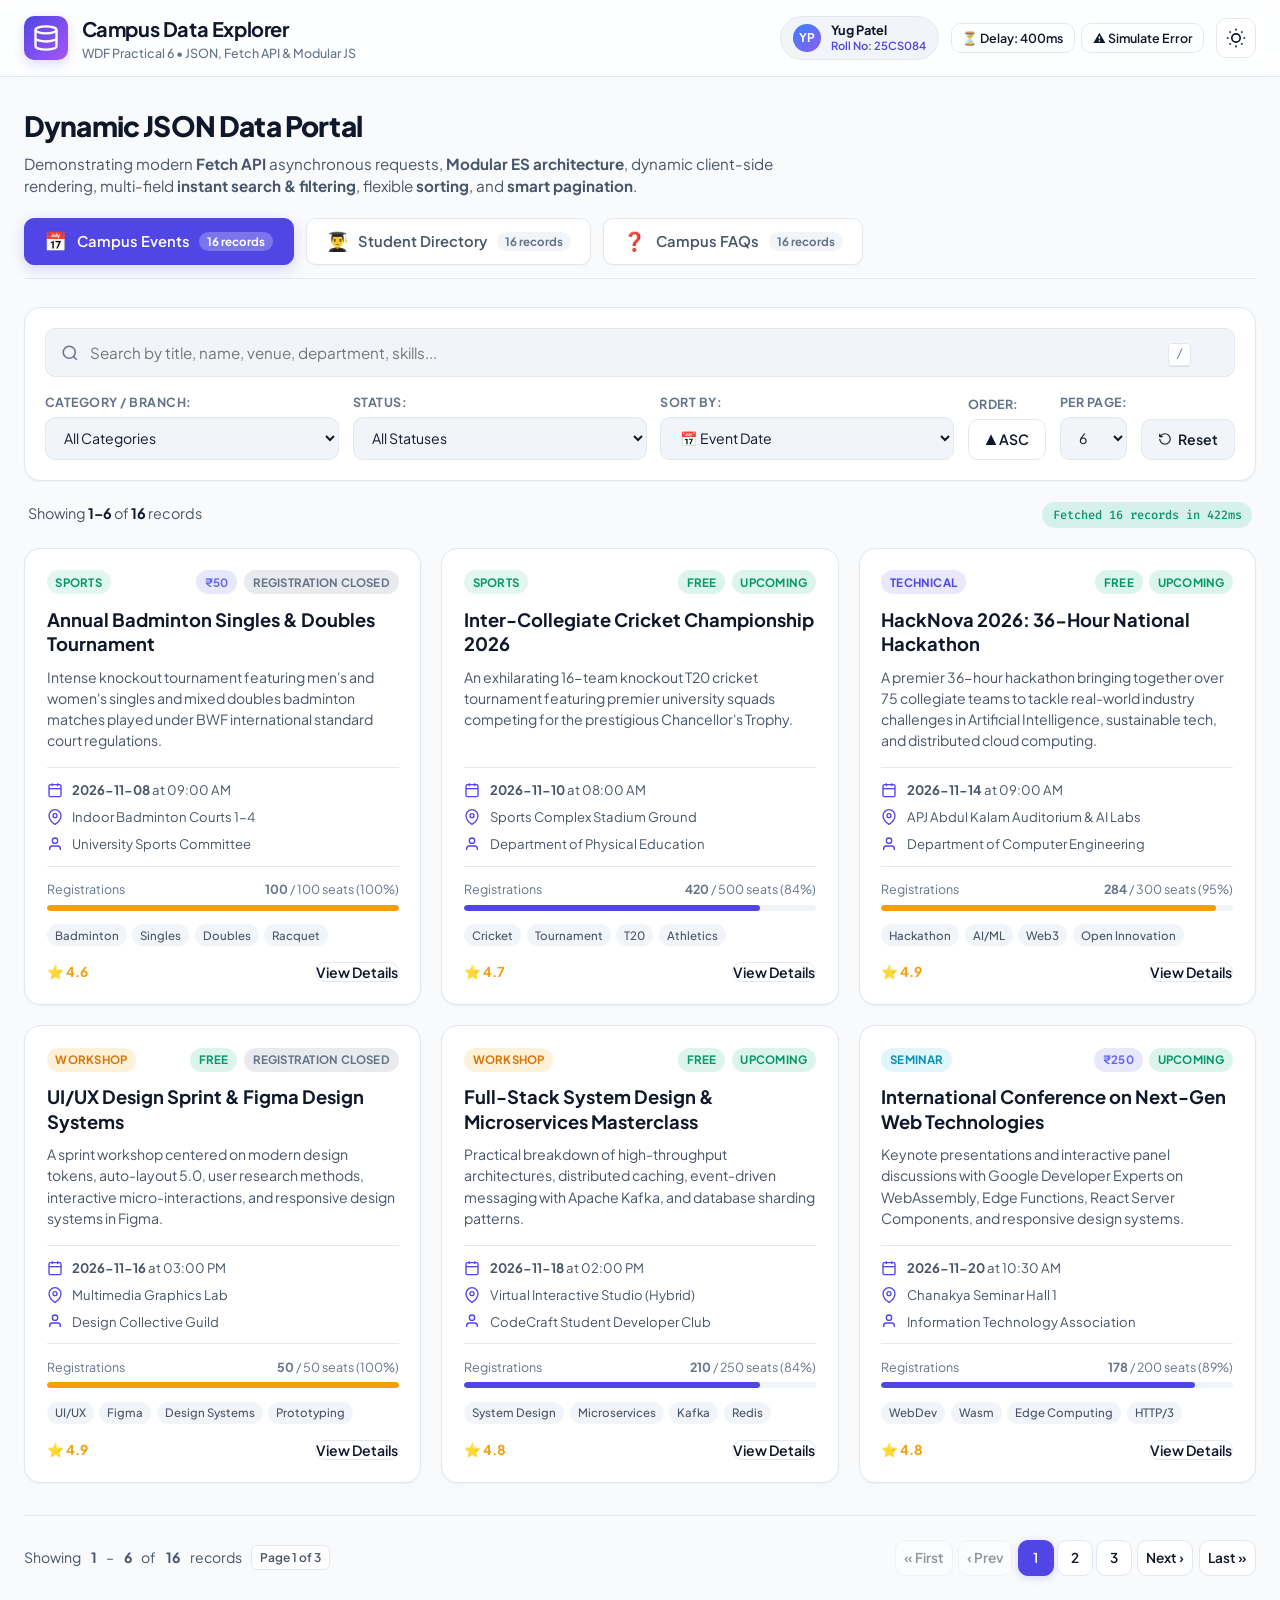
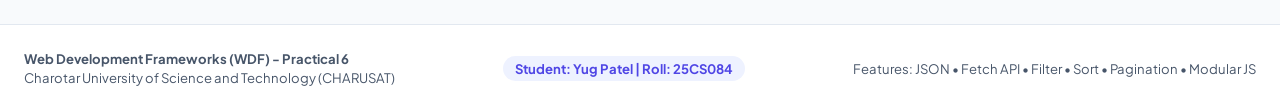
<file: practical_6_25cs-84/index.html>
<!DOCTYPE html>
<html lang="en" data-theme="light">
<head>
  <meta charset="UTF-8">
  <meta name="viewport" content="width=device-width, initial-scale=1.0">
  <meta name="description" content="CHARUSAT Campus Data Explorer: Dynamic JSON rendering, Fetch API, live search & filtering, multi-field sorting, pagination, and modular JavaScript architecture. Practical 6 by Yug Patel (25CS084).">
  <meta name="author" content="Yug Patel - 25CS084">
  <title>Practical 6: Fetch API & Dynamic JSON Explorer | 25CS084</title>

  <!-- Google Fonts: Plus Jakarta Sans & Inter -->
  <link rel="preconnect" href="https://fonts.googleapis.com">
  <link rel="preconnect" href="https://fonts.gstatic.com" crossorigin>
  <link href="https://fonts.googleapis.com/css2?family=Inter:wght@400;500;600;700&family=Plus+Jakarta+Sans:wght@500;600;700;800&family=Fira+Code:wght@400;500&display=swap" rel="stylesheet">

  <link rel="stylesheet" href="style.css">
</head>
<body>

  <!-- Top Announcement / Header Bar -->
  <header class="app-header">
    <div class="header-container">
      <div class="brand-group">
        <div class="brand-logo" aria-hidden="true">
          <svg viewBox="0 0 24 24" width="28" height="28" fill="none" stroke="currentColor" stroke-width="2">
            <ellipse cx="12" cy="5" rx="9" ry="3"></ellipse>
            <path d="M21 12c0 1.66-4 3-9 3s-9-1.34-9-3"></path>
            <path d="M3 5v14c0 1.66 4 3 9 3s9-1.34 9-3V5"></path>
          </svg>
        </div>
        <div class="brand-text">
          <h1 class="brand-title">Campus Data Explorer</h1>
          <p class="brand-subtitle">WDF Practical 6 &bull; JSON, Fetch API & Modular JS</p>
        </div>
      </div>

      <!-- Student Badge & Controls -->
      <div class="header-actions">
        <div class="student-chip" title="Practical Author Details">
          <span class="chip-avatar">YP</span>
          <div class="chip-info">
            <span class="chip-name">Yug Patel</span>
            <span class="chip-roll">Roll No: 25CS084</span>
          </div>
        </div>

        <!-- Testing Simulation Controls -->
        <div class="test-controls-group">
          <button class="btn btn-sm btn-outline" id="btnSimulateLatency" title="Toggle artificial network delay to test loading skeletons">
            ⏳ Delay: 400ms
          </button>
          <button class="btn btn-sm btn-outline" id="btnSimulateError" title="Simulate a 500 Network Fetch error to test error state and retry handling">
            ⚠️ Simulate Error
          </button>
        </div>

        <!-- Dark / Light Theme Toggle -->
        <button class="theme-toggle-btn" id="themeToggleBtn" aria-label="Toggle light and dark color mode">
          <svg id="themeIcon" viewBox="0 0 24 24" width="20" height="20" fill="none" stroke="currentColor" stroke-width="2">
            <!-- Dynamically populated by app.js -->
          </svg>
        </button>
      </div>
    </div>
  </header>

  <!-- Main Container -->
  <main class="main-wrapper">
    
    <!-- Hero / Objective Overview -->
    <section class="overview-section">
      <div class="overview-content">
        <h2>Dynamic JSON Data Portal</h2>
        <p>
          Demonstrating modern <strong>Fetch API</strong> asynchronous requests, 
          <strong>Modular ES architecture</strong>, dynamic client-side rendering, multi-field 
          <strong>instant search &amp; filtering</strong>, flexible <strong>sorting</strong>, and 
          <strong>smart pagination</strong>.
        </p>
      </div>

      <!-- Dataset Selector Tabs -->
      <nav class="dataset-nav" aria-label="JSON Datasets">
        <button class="dataset-tab active" data-dataset="events" id="tab-events">
          <span class="tab-icon">📅</span>
          <span class="tab-text">Campus Events</span>
          <span class="tab-count-badge">16 records</span>
        </button>
        <button class="dataset-tab" data-dataset="students" id="tab-students">
          <span class="tab-icon">👨‍🎓</span>
          <span class="tab-text">Student Directory</span>
          <span class="tab-count-badge">16 records</span>
        </button>
        <button class="dataset-tab" data-dataset="faqs" id="tab-faqs">
          <span class="tab-icon">❓</span>
          <span class="tab-text">Campus FAQs</span>
          <span class="tab-count-badge">16 records</span>
        </button>
      </nav>
    </section>

    <!-- Toolbar / Search, Filter, Sort & Controls -->
    <section class="toolbar-section">
      <div class="search-box-wrap">
        <svg class="search-icon" viewBox="0 0 24 24" width="18" height="18" fill="none" stroke="currentColor" stroke-width="2">
          <circle cx="11" cy="11" r="8"></circle>
          <line x1="21" y1="21" x2="16.65" y2="16.65"></line>
        </svg>
        <input 
          type="search" 
          id="searchInput" 
          class="search-input" 
          placeholder="Search by title, name, venue, department, skills..." 
          autocomplete="off"
          aria-label="Search records"
        >
        <span class="search-kbd-hint"><kbd>/</kbd></span>
        <button type="button" id="searchClearBtn" class="search-clear-btn" aria-label="Clear search" style="display: none;">&times;</button>
      </div>

      <div class="filter-controls-wrap">
        <!-- Dynamic Category / Branch Filter -->
        <div class="control-item">
          <label for="filterCategory" class="control-label">Category / Branch:</label>
          <select id="filterCategory" class="custom-select" aria-label="Filter by Category or Branch">
            <option value="all">All Categories</option>
          </select>
        </div>

        <!-- Dynamic Status Filter -->
        <div class="control-item">
          <label for="filterSecondary" class="control-label">Status:</label>
          <select id="filterSecondary" class="custom-select" aria-label="Filter by Status">
            <option value="all">All Statuses</option>
          </select>
        </div>

        <!-- Dynamic Sort By Dropdown -->
        <div class="control-item">
          <label for="sortBy" class="control-label">Sort By:</label>
          <select id="sortBy" class="custom-select" aria-label="Sort By Field">
            <!-- Injected by JavaScript -->
          </select>
        </div>

        <!-- Sort Direction Toggle -->
        <div class="control-item sort-direction-item">
          <label class="control-label">Order:</label>
          <button type="button" id="sortOrderBtn" class="btn btn-outline btn-sort" title="Toggle Ascending / Descending">
            <span id="sortOrderIcon">▲ ASC</span>
          </button>
        </div>

        <!-- Page Size Selector -->
        <div class="control-item page-size-item">
          <label for="pageSize" class="control-label">Per Page:</label>
          <select id="pageSize" class="custom-select" aria-label="Items per page">
            <option value="6" selected>6</option>
            <option value="10">10</option>
            <option value="15">15</option>
          </select>
        </div>

        <!-- Reset Button -->
        <div class="control-item reset-btn-item">
          <button type="button" id="btnResetFilters" class="btn btn-secondary btn-reset" title="Reset all search queries and filters">
            <svg viewBox="0 0 24 24" width="14" height="14" fill="none" stroke="currentColor" stroke-width="2">
              <path d="M3 12a9 9 0 1 0 9-9 9.75 9.75 0 0 0-6.74 2.74L3 8"></path>
              <path d="M3 3v5h5"></path>
            </svg>
            Reset
          </button>
        </div>
      </div>
    </section>

    <!-- Results Status Bar -->
    <section class="status-bar-section">
      <div id="resultsSummary" class="results-summary">
        Initialising records...
      </div>
      <div class="status-bar-actions">
        <span id="apiStatusBadge" class="status-pill status-ready">
          Ready
        </span>
      </div>
    </section>

    <!-- Dynamic Content Presentation View -->
    <section id="contentContainer" class="content-display-section" aria-live="polite">
      <!-- Dynamic cards/accordions/skeletons injected by PortalRenderer -->
    </section>

    <!-- Pagination Navigation Controls -->
    <footer id="paginationContainer" class="pagination-section">
      <!-- Dynamic pagination buttons injected by PortalRenderer -->
    </footer>

  </main>

  <!-- Page Footer -->
  <footer class="app-footer">
    <div class="footer-container">
      <div class="footer-left">
        <p><strong>Web Development Frameworks (WDF) - Practical 6</strong></p>
        <p>Charotar University of Science and Technology (CHARUSAT)</p>
      </div>
      <div class="footer-center">
        <span class="badge-student">Student: Yug Patel | Roll: 25CS084</span>
      </div>
      <div class="footer-right">
        <p>Features: JSON &bull; Fetch API &bull; Filter &bull; Sort &bull; Pagination &bull; Modular JS</p>
      </div>
    </div>
  </footer>

  <!-- Modular JavaScript Architecture (Structured into distinct, single-responsibility files) -->
  <script src="js/api.js"></script>
  <script src="js/state.js"></script>
  <script src="js/render.js"></script>
  <script src="js/app.js"></script>
</body>
</html>
</file>
<file: practical_4_25CS084/style.css>
/* ========================================================
   PRACTICAL 4: DYNAMIC UI DESIGN SYSTEM & STYLESHEET
   Candidate: Yug Patel | Roll No: 25CS084
   ======================================================== */

/* --- CSS Variables & Theming Tokens --- */
:root {
  /* Font Families */
  --font-primary: 'Plus Jakarta Sans', system-ui, -apple-system, sans-serif;
  --font-heading: 'Outfit', system-ui, -apple-system, sans-serif;

  /* Transitions */
  --ease-smooth: cubic-bezier(0.16, 1, 0.3, 1);
  --transition-fast: 0.18s ease;
  --transition-normal: 0.3s var(--ease-smooth);
  --transition-slow: 0.5s var(--ease-smooth);

  /* Radius */
  --radius-sm: 8px;
  --radius-md: 14px;
  --radius-lg: 20px;
  --radius-full: 9999px;
}

/* Light Theme (Default) */
:root[data-theme="light"] {
  --bg-main: #f8fafc;
  --bg-surface: #ffffff;
  --bg-surface-elevated: #ffffff;
  --bg-muted: #f1f5f9;
  --bg-card: rgba(255, 255, 255, 0.85);

  --text-primary: #0f172a;
  --text-secondary: #475569;
  --text-muted: #64748b;
  --text-inverse: #ffffff;

  --border-subtle: #e2e8f0;
  --border-focus: #6366f1;

  --accent-primary: #4f46e5;
  --accent-primary-hover: #4338ca;
  --accent-secondary: #06b6d4;
  --accent-gradient: linear-gradient(135deg, #4f46e5 0%, #06b6d4 100%);
  --accent-subtle: rgba(79, 70, 229, 0.08);

  --banner-bg: #4f46e5;
  --banner-text: #ffffff;

  --shadow-sm: 0 2px 6px rgba(15, 23, 42, 0.04);
  --shadow-md: 0 10px 25px -5px rgba(15, 23, 42, 0.08), 0 8px 10px -6px rgba(15, 23, 42, 0.04);
  --shadow-lg: 0 20px 35px -10px rgba(15, 23, 42, 0.12), 0 10px 15px -5px rgba(15, 23, 42, 0.04);
  --shadow-modal: 0 25px 60px -15px rgba(15, 23, 42, 0.25);

  --slider-grad-1: linear-gradient(135deg, #4338ca, #6366f1, #3b82f6);
  --slider-grad-2: linear-gradient(135deg, #0d9488, #06b6d4, #3b82f6);
  --slider-grad-3: linear-gradient(135deg, #7c3aed, #a855f7, #ec4899);
  --slider-grad-4: linear-gradient(135deg, #ea580c, #f97316, #eab308);

  --header-bg: rgba(255, 255, 255, 0.82);
  --code-bg: #f1f5f9;
  --code-text: #4338ca;
}

/* Dark Theme */
:root[data-theme="dark"] {
  --bg-main: #0b0f19;
  --bg-surface: #111827;
  --bg-surface-elevated: #1e293b;
  --bg-muted: #1e293b;
  --bg-card: rgba(17, 24, 39, 0.85);

  --text-primary: #f8fafc;
  --text-secondary: #cbd5e1;
  --text-muted: #94a3b8;
  --text-inverse: #0b0f19;

  --border-subtle: #1e293b;
  --border-focus: #818cf8;

  --accent-primary: #6366f1;
  --accent-primary-hover: #4f46e5;
  --accent-secondary: #38bdf8;
  --accent-gradient: linear-gradient(135deg, #6366f1 0%, #38bdf8 100%);
  --accent-subtle: rgba(99, 102, 241, 0.15);

  --banner-bg: #1e1b4b;
  --banner-text: #e0e7ff;

  --shadow-sm: 0 2px 6px rgba(0, 0, 0, 0.2);
  --shadow-md: 0 10px 25px -5px rgba(0, 0, 0, 0.4), 0 8px 10px -6px rgba(0, 0, 0, 0.3);
  --shadow-lg: 0 20px 35px -10px rgba(0, 0, 0, 0.5), 0 10px 15px -5px rgba(0, 0, 0, 0.3);
  --shadow-modal: 0 25px 60px -15px rgba(0, 0, 0, 0.7);

  --slider-grad-1: linear-gradient(135deg, #1e1b4b, #312e81, #1e40af);
  --slider-grad-2: linear-gradient(135deg, #042f2e, #115e59, #0e7490);
  --slider-grad-3: linear-gradient(135deg, #3b0764, #581c87, #701a75);
  --slider-grad-4: linear-gradient(135deg, #431407, #7c2d12, #854d0e);

  --header-bg: rgba(11, 15, 25, 0.82);
  --code-bg: #1e293b;
  --code-text: #a5b4fc;
}

/* --- Base & Reset --- */
*, *::before, *::after {
  box-sizing: border-box;
  margin: 0;
  padding: 0;
}

html {
  scroll-behavior: smooth;
  font-size: 16px;
  color-scheme: light dark;
}

body {
  font-family: var(--font-primary);
  background-color: var(--bg-main);
  color: var(--text-primary);
  line-height: 1.6;
  min-height: 100vh;
  display: flex;
  flex-direction: column;
  transition: background-color var(--transition-normal), color var(--transition-normal);
  -webkit-font-smoothing: antialiased;
  -moz-osx-font-smoothing: grayscale;
}

/* Typography Defaults */
h1, h2, h3, h4, h5, h6 {
  font-family: var(--font-heading);
  color: var(--text-primary);
  line-height: 1.25;
  font-weight: 700;
}

p {
  color: var(--text-secondary);
}

a {
  color: inherit;
  text-decoration: none;
}

button {
  font-family: inherit;
  cursor: pointer;
  border: none;
  background: none;
  outline: none;
}

button:focus-visible, a:focus-visible, input:focus-visible {
  outline: 2px solid var(--accent-primary);
  outline-offset: 3px;
}

kbd {
  font-family: monospace;
  background-color: var(--bg-muted);
  border: 1px solid var(--border-subtle);
  color: var(--text-primary);
  padding: 2px 6px;
  border-radius: 4px;
  font-size: 0.85em;
}

code {
  font-family: monospace;
  font-size: 0.9em;
  background-color: var(--code-bg);
  color: var(--code-text);
  padding: 2px 6px;
  border-radius: 4px;
}

/* Layout Utilities */
.container {
  width: 100%;
  max-width: 1180px;
  margin-left: auto;
  margin-right: auto;
  padding-left: 1.5rem;
  padding-right: 1.5rem;
}

.section {
  padding: 5rem 0;
  position: relative;
}

.section-header {
  text-align: center;
  max-width: 680px;
  margin: 0 auto 3.5rem auto;
}

.section-tag {
  display: inline-block;
  font-size: 0.75rem;
  font-weight: 700;
  text-transform: uppercase;
  letter-spacing: 0.1em;
  color: var(--accent-primary);
  background-color: var(--accent-subtle);
  padding: 0.35rem 0.9rem;
  border-radius: var(--radius-full);
  margin-bottom: 0.75rem;
}

.section-title {
  font-size: 2.25rem;
  margin-bottom: 0.75rem;
  letter-spacing: -0.02em;
}

.section-desc {
  font-size: 1.05rem;
  color: var(--text-secondary);
}

/* ========================================================
   1. NOTIFICATION BANNER
   ======================================================== */
.notification-banner {
  background: var(--banner-bg);
  color: var(--banner-text);
  padding: 0.75rem 1.5rem;
  font-size: 0.9rem;
  position: relative;
  z-index: 60;
  box-shadow: var(--shadow-sm);
  transition: transform 0.35s var(--ease-smooth), opacity 0.35s ease, max-height 0.35s ease, padding 0.35s ease;
  max-height: 120px;
  overflow: hidden;
}

.notification-banner.dismissed {
  opacity: 0;
  max-height: 0;
  padding-top: 0;
  padding-bottom: 0;
  transform: translateY(-100%);
  pointer-events: none;
}

.banner-container {
  max-width: 1180px;
  margin: 0 auto;
  display: flex;
  align-items: center;
  justify-content: space-between;
  gap: 1rem;
}

.banner-content {
  display: flex;
  align-items: center;
  gap: 0.75rem;
  flex: 1;
}

.banner-badge {
  font-size: 0.75rem;
  font-weight: 700;
  text-transform: uppercase;
  background: rgba(255, 255, 255, 0.22);
  color: #ffffff;
  padding: 0.2rem 0.6rem;
  border-radius: var(--radius-full);
  letter-spacing: 0.05em;
  white-space: nowrap;
}

.banner-icon {
  width: 1.25rem;
  height: 1.25rem;
  flex-shrink: 0;
}

.banner-text {
  color: inherit;
  font-size: 0.9rem;
}

.banner-text strong {
  font-weight: 600;
}

.banner-actions {
  display: flex;
  align-items: center;
  gap: 0.6rem;
}

.btn-banner-action {
  background: rgba(255, 255, 255, 0.18);
  color: #ffffff;
  border: 1px solid rgba(255, 255, 255, 0.3);
  padding: 0.35rem 0.85rem;
  border-radius: var(--radius-sm);
  font-size: 0.8rem;
  font-weight: 600;
  transition: background var(--transition-fast);
}

.btn-banner-action:hover {
  background: rgba(255, 255, 255, 0.3);
}

.btn-banner-close {
  display: flex;
  align-items: center;
  justify-content: center;
  width: 2rem;
  height: 2rem;
  border-radius: var(--radius-sm);
  color: rgba(255, 255, 255, 0.8);
  transition: background var(--transition-fast), color var(--transition-fast);
}

.btn-banner-close svg {
  width: 1.2rem;
  height: 1.2rem;
}

.btn-banner-close:hover {
  background: rgba(255, 255, 255, 0.2);
  color: #ffffff;
}

/* ========================================================
   HEADER & NAVIGATION
   ======================================================== */
.site-header {
  position: sticky;
  top: 0;
  z-index: 50;
  background-color: var(--header-bg);
  backdrop-filter: blur(16px);
  -webkit-backdrop-filter: blur(16px);
  border-bottom: 1px solid var(--border-subtle);
  transition: background-color var(--transition-normal), border-color var(--transition-normal);
}

.nav-container {
  max-width: 1180px;
  margin: 0 auto;
  padding: 0.9rem 1.5rem;
  display: flex;
  align-items: center;
  justify-content: space-between;
  gap: 1.5rem;
}

/* Logo */
.brand-logo {
  display: flex;
  align-items: center;
  gap: 0.75rem;
  text-decoration: none;
}

.logo-symbol {
  width: 2.5rem;
  height: 2.5rem;
  border-radius: var(--radius-md);
  background: var(--accent-gradient);
  display: flex;
  align-items: center;
  justify-content: center;
  color: #ffffff;
  font-weight: 800;
  font-size: 0.95rem;
  box-shadow: var(--shadow-sm);
}

.logo-meta {
  display: flex;
  flex-direction: column;
}

.logo-title {
  font-family: var(--font-heading);
  font-weight: 800;
  font-size: 1.15rem;
  color: var(--text-primary);
  letter-spacing: -0.02em;
}

.logo-tag {
  font-size: 0.72rem;
  font-weight: 600;
  color: var(--accent-primary);
  text-transform: uppercase;
  letter-spacing: 0.05em;
}

/* Desktop Nav Links */
.desktop-nav {
  display: flex;
  align-items: center;
}

.nav-list {
  display: flex;
  list-style: none;
  gap: 0.5rem;
}

.nav-link {
  display: inline-block;
  padding: 0.5rem 0.9rem;
  font-size: 0.9rem;
  font-weight: 600;
  color: var(--text-secondary);
  border-radius: var(--radius-sm);
  transition: color var(--transition-fast), background-color var(--transition-fast);
}

.nav-link:hover {
  color: var(--accent-primary);
  background-color: var(--accent-subtle);
}

.nav-link.active {
  color: var(--accent-primary);
  font-weight: 700;
}

/* Header Right Actions */
.header-actions {
  display: flex;
  align-items: center;
  gap: 0.75rem;
}

/* Light / Dark Mode Toggle Button */
.theme-toggle {
  display: inline-flex;
  align-items: center;
  gap: 0.5rem;
  padding: 0.45rem 0.85rem;
  border-radius: var(--radius-full);
  background-color: var(--bg-surface-elevated);
  border: 1px solid var(--border-subtle);
  color: var(--text-secondary);
  font-size: 0.85rem;
  font-weight: 600;
  box-shadow: var(--shadow-sm);
  transition: all var(--transition-fast);
}

.theme-toggle:hover {
  color: var(--text-primary);
  border-color: var(--accent-primary);
  transform: translateY(-1px);
}

.theme-icon-container {
  display: flex;
  align-items: center;
  justify-content: center;
  width: 1.25rem;
  height: 1.25rem;
  position: relative;
}

.theme-icon-container svg {
  position: absolute;
  width: 1.2rem;
  height: 1.2rem;
  transition: transform 0.4s var(--ease-smooth), opacity 0.3s ease;
}

/* Dynamic Sun/Moon Visibility */
:root[data-theme="light"] .sun-icon {
  opacity: 0;
  transform: rotate(90deg) scale(0.5);
  pointer-events: none;
}

:root[data-theme="light"] .moon-icon {
  opacity: 1;
  transform: rotate(0deg) scale(1);
  color: var(--accent-primary);
}

:root[data-theme="dark"] .sun-icon {
  opacity: 1;
  transform: rotate(0deg) scale(1);
  color: #facc15;
}

:root[data-theme="dark"] .moon-icon {
  opacity: 0;
  transform: rotate(-90deg) scale(0.5);
  pointer-events: none;
}

/* Hamburger Toggle Button */
.hamburger-btn {
  display: none;
  flex-direction: column;
  justify-content: center;
  align-items: center;
  width: 2.6rem;
  height: 2.6rem;
  border-radius: var(--radius-sm);
  background-color: var(--bg-surface-elevated);
  border: 1px solid var(--border-subtle);
  cursor: pointer;
  padding: 0.4rem;
  gap: 5px;
  transition: all var(--transition-fast);
}

.hamburger-btn:hover {
  border-color: var(--accent-primary);
}

.hamburger-bar {
  display: block;
  width: 18px;
  height: 2px;
  background-color: var(--text-primary);
  border-radius: 2px;
  transition: transform 0.3s var(--ease-smooth), opacity 0.25s ease;
}

/* Hamburger Active / Morph Animation to 'X' */
.hamburger-btn.active .bar-1 {
  transform: translateY(7px) rotate(45deg);
}

.hamburger-btn.active .bar-2 {
  opacity: 0;
  transform: scaleX(0);
}

.hamburger-btn.active .bar-3 {
  transform: translateY(-7px) rotate(-45deg);
}

/* Mobile Nav Drawer */
.mobile-nav {
  display: none;
  max-height: 0;
  overflow: hidden;
  background-color: var(--bg-surface);
  border-bottom: 1px solid var(--border-subtle);
  transition: max-height 0.4s var(--ease-smooth), opacity 0.3s ease;
  opacity: 0;
}

.mobile-nav.open {
  max-height: 400px;
  opacity: 1;
}

.mobile-nav-inner {
  padding: 1.25rem 1.5rem 1.75rem 1.5rem;
}

.mobile-nav-list {
  list-style: none;
  display: flex;
  flex-direction: column;
  gap: 0.5rem;
}

.mobile-nav-link {
  display: block;
  padding: 0.75rem 1rem;
  font-size: 1rem;
  font-weight: 600;
  color: var(--text-primary);
  border-radius: var(--radius-sm);
  background-color: var(--bg-muted);
  transition: background-color var(--transition-fast), color var(--transition-fast);
}

.mobile-nav-link:hover, .mobile-nav-link:focus {
  background-color: var(--accent-subtle);
  color: var(--accent-primary);
}

.mobile-nav-footer {
  margin-top: 1.25rem;
  padding-top: 1rem;
  border-top: 1px solid var(--border-subtle);
}

/* ========================================================
   HERO SECTION
   ======================================================== */
.hero-section {
  padding: 5rem 0 4rem 0;
  position: relative;
  background: radial-gradient(circle at 50% 10%, var(--accent-subtle) 0%, transparent 60%);
}

.hero-container {
  display: flex;
  flex-direction: column;
  align-items: center;
  text-align: center;
}

.hero-badge-wrap {
  margin-bottom: 1.5rem;
}

.pill-badge {
  display: inline-flex;
  align-items: center;
  gap: 0.5rem;
  background-color: var(--bg-surface-elevated);
  border: 1px solid var(--border-subtle);
  padding: 0.4rem 1rem;
  border-radius: var(--radius-full);
  font-size: 0.85rem;
  font-weight: 600;
  color: var(--text-secondary);
  box-shadow: var(--shadow-sm);
}

.pulsing-dot {
  width: 8px;
  height: 8px;
  background-color: #10b981;
  border-radius: 50%;
  box-shadow: 0 0 0 0 rgba(16, 185, 129, 0.7);
  animation: pulse-ring 2s infinite cubic-bezier(0.66, 0, 0, 1);
}

@keyframes pulse-ring {
  0% { box-shadow: 0 0 0 0 rgba(16, 185, 129, 0.7); }
  70% { box-shadow: 0 0 0 8px rgba(16, 185, 129, 0); }
  100% { box-shadow: 0 0 0 0 rgba(16, 185, 129, 0); }
}

.hero-title {
  font-size: 3.25rem;
  font-weight: 800;
  letter-spacing: -0.03em;
  margin-bottom: 1.25rem;
  max-width: 850px;
  background: var(--accent-gradient);
  -webkit-background-clip: text;
  -webkit-text-fill-color: transparent;
}

.hero-subtitle {
  font-size: 1.2rem;
  max-width: 720px;
  color: var(--text-secondary);
  margin-bottom: 2.5rem;
}

.code-pill {
  font-family: monospace;
  font-size: 0.9em;
  background: var(--bg-surface-elevated);
  border: 1px solid var(--border-subtle);
  padding: 0.15rem 0.5rem;
  border-radius: 4px;
  color: var(--accent-primary);
}

.hero-actions {
  display: flex;
  align-items: center;
  gap: 1rem;
  margin-bottom: 3.5rem;
  flex-wrap: wrap;
  justify-content: center;
}

.criteria-bar {
  display: flex;
  flex-wrap: wrap;
  gap: 0.6rem;
  justify-content: center;
  max-width: 900px;
}

.criterion-item {
  display: inline-flex;
  align-items: center;
  gap: 0.35rem;
  font-size: 0.8rem;
  font-weight: 600;
  padding: 0.35rem 0.75rem;
  border-radius: var(--radius-full);
  background-color: var(--bg-surface);
  border: 1px solid var(--border-subtle);
  color: var(--text-secondary);
}

.criterion-item.checked {
  color: #10b981;
  border-color: rgba(16, 185, 129, 0.3);
  background-color: rgba(16, 185, 129, 0.08);
}

.check-icon {
  font-weight: 800;
}

/* ========================================================
   BUTTONS COMPONENT SYSTEM
   ======================================================== */
.btn {
  display: inline-flex;
  align-items: center;
  justify-content: center;
  gap: 0.5rem;
  font-family: var(--font-primary);
  font-weight: 600;
  border-radius: var(--radius-md);
  padding: 0.75rem 1.4rem;
  font-size: 0.95rem;
  transition: all var(--transition-fast);
  text-decoration: none;
}

.btn-sm {
  padding: 0.45rem 0.9rem;
  font-size: 0.85rem;
  border-radius: var(--radius-sm);
}

.btn-lg {
  padding: 0.9rem 1.8rem;
  font-size: 1.05rem;
}

.btn-xs {
  padding: 0.25rem 0.6rem;
  font-size: 0.75rem;
  border-radius: var(--radius-sm);
}

.btn-full {
  width: 100%;
}

.btn-primary {
  background: var(--accent-gradient);
  color: #ffffff;
  box-shadow: 0 4px 14px rgba(79, 70, 229, 0.35);
}

.btn-primary:hover {
  transform: translateY(-2px);
  box-shadow: 0 6px 20px rgba(79, 70, 229, 0.45);
}

.btn-primary:active {
  transform: translateY(0);
}

.btn-secondary {
  background-color: var(--bg-surface-elevated);
  border: 1px solid var(--border-subtle);
  color: var(--text-primary);
  box-shadow: var(--shadow-sm);
}

.btn-secondary:hover {
  background-color: var(--bg-muted);
  border-color: var(--border-focus);
  transform: translateY(-1px);
}

.btn-outline {
  background-color: transparent;
  border: 1px solid var(--border-subtle);
  color: var(--text-secondary);
}

.btn-outline:hover {
  border-color: var(--accent-primary);
  color: var(--accent-primary);
  background-color: var(--accent-subtle);
}

/* ========================================================
   2. IMAGE / CONTENT SLIDER (CAROUSEL)
   ======================================================== */
.slider-section {
  background-color: var(--bg-surface);
  border-top: 1px solid var(--border-subtle);
  border-bottom: 1px solid var(--border-subtle);
}

.slider-wrapper {
  position: relative;
  max-width: 960px;
  margin: 0 auto;
}

.slider-viewport {
  overflow: hidden;
  border-radius: var(--radius-lg);
  box-shadow: var(--shadow-lg);
  border: 1px solid var(--border-subtle);
  outline: none;
}

.slider-viewport:focus-visible {
  outline: 2px solid var(--accent-primary);
  outline-offset: 4px;
}

.slider-track {
  display: flex;
  transition: transform 0.55s var(--ease-smooth);
  will-change: transform;
}

.slider-slide {
  flex: 0 0 100%;
  width: 100%;
  min-height: 380px;
  display: flex;
}

.slide-card {
  width: 100%;
  padding: 3.5rem 3rem;
  color: #ffffff;
  display: flex;
  flex-direction: column;
  justify-content: space-between;
  position: relative;
  overflow: hidden;
}

/* Slide Gradient Variations */
.card-gradient-1 { background: var(--slider-grad-1); }
.card-gradient-2 { background: var(--slider-grad-2); }
.card-gradient-3 { background: var(--slider-grad-3); }
.card-gradient-4 { background: var(--slider-grad-4); }

.slide-badge {
  display: inline-block;
  align-self: flex-start;
  font-size: 0.75rem;
  font-weight: 700;
  text-transform: uppercase;
  letter-spacing: 0.1em;
  background: rgba(255, 255, 255, 0.2);
  backdrop-filter: blur(8px);
  padding: 0.35rem 0.85rem;
  border-radius: var(--radius-full);
  margin-bottom: 1.5rem;
}

.slide-heading {
  font-size: 2.2rem;
  font-weight: 800;
  color: #ffffff;
  margin-bottom: 1rem;
  max-width: 650px;
  line-height: 1.2;
}

.slide-text {
  font-size: 1.1rem;
  color: rgba(255, 255, 255, 0.88);
  max-width: 620px;
  margin-bottom: 2.5rem;
  line-height: 1.6;
}

.slide-text code {
  background: rgba(255, 255, 255, 0.2);
  color: #ffffff;
}

.slide-stats {
  display: flex;
  gap: 2.5rem;
  padding-top: 1.5rem;
  border-top: 1px solid rgba(255, 255, 255, 0.2);
}

.stat-box {
  display: flex;
  flex-direction: column;
}

.stat-number {
  font-family: var(--font-heading);
  font-size: 1.6rem;
  font-weight: 800;
  color: #ffffff;
}

.stat-label {
  font-size: 0.8rem;
  font-weight: 600;
  text-transform: uppercase;
  color: rgba(255, 255, 255, 0.75);
}

/* Slider Controls (Next / Prev Arrows) */
.slider-control {
  position: absolute;
  top: 50%;
  transform: translateY(-50%);
  width: 3.2rem;
  height: 3.2rem;
  border-radius: 50%;
  background: var(--bg-surface);
  border: 1px solid var(--border-subtle);
  color: var(--text-primary);
  display: flex;
  align-items: center;
  justify-content: center;
  box-shadow: var(--shadow-md);
  z-index: 10;
  transition: all var(--transition-fast);
}

.slider-control svg {
  width: 1.3rem;
  height: 1.3rem;
}

.slider-control:hover {
  background: var(--accent-primary);
  color: #ffffff;
  border-color: var(--accent-primary);
  transform: translateY(-50%) scale(1.08);
}

.slider-control.prev-btn {
  left: -1.6rem;
}

.slider-control.next-btn {
  right: -1.6rem;
}

/* Slider Meta Bar (Dots + Autoplay Controls) */
.slider-meta-bar {
  max-width: 960px;
  margin: 1.5rem auto 0 auto;
  display: flex;
  align-items: center;
  justify-content: space-between;
  gap: 1rem;
}

.slider-dots {
  display: flex;
  align-items: center;
  gap: 0.5rem;
}

.slider-dot {
  width: 12px;
  height: 12px;
  border-radius: var(--radius-full);
  background-color: var(--border-subtle);
  transition: all 0.3s var(--ease-smooth);
  padding: 0;
}

.slider-dot.active {
  width: 32px;
  background-color: var(--accent-primary);
}

.slider-playback-controls {
  display: flex;
  align-items: center;
  gap: 1rem;
}

.slider-counter {
  font-family: monospace;
  font-size: 0.9rem;
  font-weight: 600;
  color: var(--text-muted);
}

/* ========================================================
   3. ACCESSIBLE MODAL DIALOG
   ======================================================== */
.modal-demo-card {
  max-width: 780px;
  margin: 0 auto;
  background: var(--bg-surface);
  border: 1px solid var(--border-subtle);
  border-radius: var(--radius-lg);
  padding: 2.5rem;
  box-shadow: var(--shadow-md);
  display: flex;
  align-items: center;
  justify-content: space-between;
  gap: 2rem;
}

.modal-demo-content {
  display: flex;
  gap: 1.5rem;
  align-items: flex-start;
}

.demo-icon-bubble {
  width: 3.5rem;
  height: 3.5rem;
  border-radius: var(--radius-md);
  background: var(--accent-subtle);
  color: var(--accent-primary);
  display: flex;
  align-items: center;
  justify-content: center;
  flex-shrink: 0;
}

.demo-heading {
  font-size: 1.35rem;
  margin-bottom: 0.5rem;
}

.demo-text {
  font-size: 0.95rem;
  line-height: 1.6;
}

.modal-demo-actions {
  flex-shrink: 0;
}

/* Modal Popup Overlay */
.modal-overlay {
  position: fixed;
  inset: 0;
  z-index: 100;
  display: flex;
  align-items: center;
  justify-content: center;
  padding: 1.5rem;
  opacity: 0;
  pointer-events: none;
  visibility: hidden;
  transition: opacity 0.3s ease, visibility 0.3s ease;
}

.modal-overlay.open {
  opacity: 1;
  pointer-events: auto;
  visibility: visible;
}

.modal-backdrop {
  position: absolute;
  inset: 0;
  background: rgba(11, 15, 25, 0.65);
  backdrop-filter: blur(8px);
  -webkit-backdrop-filter: blur(8px);
}

.modal-container {
  position: relative;
  z-index: 2;
  width: 100%;
  max-width: 580px;
  background: var(--bg-surface-elevated);
  border: 1px solid var(--border-subtle);
  border-radius: var(--radius-lg);
  box-shadow: var(--shadow-modal);
  transform: scale(0.92) translateY(20px);
  transition: transform 0.35s var(--ease-smooth);
  overflow: hidden;
}

.modal-overlay.open .modal-container {
  transform: scale(1) translateY(0);
}

.modal-header {
  padding: 1.5rem 1.75rem;
  border-bottom: 1px solid var(--border-subtle);
  display: flex;
  align-items: center;
  justify-content: space-between;
}

.modal-header-info {
  display: flex;
  align-items: center;
  gap: 1rem;
}

.modal-icon-badge {
  width: 2.6rem;
  height: 2.6rem;
  border-radius: var(--radius-sm);
  background: var(--accent-subtle);
  color: var(--accent-primary);
  display: flex;
  align-items: center;
  justify-content: center;
}

.modal-icon-badge svg {
  width: 1.4rem;
  height: 1.4rem;
}

.modal-title {
  font-size: 1.25rem;
}

.modal-subtitle {
  font-size: 0.8rem;
  color: var(--text-muted);
}

.modal-close-btn {
  width: 2.2rem;
  height: 2.2rem;
  border-radius: var(--radius-sm);
  display: flex;
  align-items: center;
  justify-content: center;
  color: var(--text-muted);
  transition: background-color var(--transition-fast), color var(--transition-fast);
}

.modal-close-btn svg {
  width: 1.25rem;
  height: 1.25rem;
}

.modal-close-btn:hover {
  background-color: var(--bg-muted);
  color: var(--text-primary);
}

.modal-body {
  padding: 1.75rem;
}

.modal-paragraph {
  font-size: 0.95rem;
  margin-bottom: 1.25rem;
}

.modal-features-list {
  list-style: none;
  display: flex;
  flex-direction: column;
  gap: 0.6rem;
  margin-bottom: 1.5rem;
}

.modal-features-list li {
  font-size: 0.9rem;
  color: var(--text-secondary);
  position: relative;
  padding-left: 1.25rem;
}

.modal-features-list li::before {
  content: "•";
  position: absolute;
  left: 0.25rem;
  color: var(--accent-primary);
  font-weight: 800;
  font-size: 1.2em;
}

.modal-interactive-box {
  background-color: var(--bg-muted);
  border: 1px solid var(--border-subtle);
  border-radius: var(--radius-md);
  padding: 1.25rem;
}

.modal-input-label {
  display: block;
  font-size: 0.85rem;
  font-weight: 600;
  margin-bottom: 0.5rem;
  color: var(--text-primary);
}

.input-action-row {
  display: flex;
  gap: 0.5rem;
}

.modal-input {
  flex: 1;
  background-color: var(--bg-surface);
  border: 1px solid var(--border-subtle);
  border-radius: var(--radius-sm);
  padding: 0.5rem 0.85rem;
  font-family: inherit;
  font-size: 0.9rem;
  color: var(--text-primary);
}

.feedback-text {
  font-size: 0.8rem;
  margin-top: 0.5rem;
  min-height: 1.2rem;
  color: #10b981;
}

.modal-footer {
  padding: 1.25rem 1.75rem;
  border-top: 1px solid var(--border-subtle);
  background-color: var(--bg-muted);
  display: flex;
  align-items: center;
  justify-content: flex-end;
  gap: 0.75rem;
}

/* ========================================================
   4. DYNAMIC FAQ ACCORDION
   ======================================================== */
.faq-section {
  background-color: var(--bg-main);
}

.faq-container {
  max-width: 820px;
  margin: 0 auto;
  display: flex;
  flex-direction: column;
  gap: 1rem;
}

.faq-item {
  background: var(--bg-surface);
  border: 1px solid var(--border-subtle);
  border-radius: var(--radius-md);
  box-shadow: var(--shadow-sm);
  overflow: hidden;
  transition: border-color var(--transition-fast), box-shadow var(--transition-fast);
}

.faq-item:hover {
  border-color: var(--border-focus);
}

.faq-item.open {
  border-color: var(--accent-primary);
  box-shadow: var(--shadow-md);
}

.faq-question {
  width: 100%;
  display: flex;
  align-items: center;
  justify-content: space-between;
  padding: 1.35rem 1.5rem;
  text-align: left;
  background: transparent;
  gap: 1rem;
}

.faq-question-text {
  font-family: var(--font-heading);
  font-size: 1.1rem;
  font-weight: 700;
  color: var(--text-primary);
  transition: color var(--transition-fast);
}

.faq-item.open .faq-question-text {
  color: var(--accent-primary);
}

.faq-icon {
  width: 2rem;
  height: 2rem;
  border-radius: 50%;
  background-color: var(--bg-muted);
  display: flex;
  align-items: center;
  justify-content: center;
  color: var(--text-secondary);
  flex-shrink: 0;
  transition: transform 0.35s var(--ease-smooth), background-color var(--transition-fast), color var(--transition-fast);
}

.faq-icon svg {
  width: 1.1rem;
  height: 1.1rem;
  transition: transform 0.35s var(--ease-smooth);
}

.faq-item.open .faq-icon {
  background-color: var(--accent-primary);
  color: #ffffff;
  transform: rotate(180deg);
}

.faq-answer {
  max-height: 0;
  overflow: hidden;
  transition: max-height 0.4s var(--ease-smooth);
}

.faq-item.open .faq-answer {
  max-height: 280px;
}

.faq-answer-inner {
  padding: 0 1.5rem 1.5rem 1.5rem;
  border-top: 1px solid transparent;
}

.faq-item.open .faq-answer-inner {
  border-top-color: var(--border-subtle);
  padding-top: 1rem;
}

.faq-answer-inner p {
  font-size: 0.98rem;
  line-height: 1.7;
}

/* ========================================================
   5. LIVE DOM INSPECTOR & EVENT MONITOR
   ======================================================== */
.status-section {
  background-color: var(--bg-surface);
  border-top: 1px solid var(--border-subtle);
}

.status-grid {
  display: grid;
  grid-template-columns: repeat(auto-fit, minmax(220px, 1fr));
  gap: 1.25rem;
  margin-bottom: 2.5rem;
}

.status-card {
  background: var(--bg-surface-elevated);
  border: 1px solid var(--border-subtle);
  border-radius: var(--radius-md);
  padding: 1.35rem;
  box-shadow: var(--shadow-sm);
  display: flex;
  flex-direction: column;
  justify-content: space-between;
}

.status-card-header {
  display: flex;
  align-items: center;
  gap: 0.6rem;
  margin-bottom: 0.75rem;
}

.card-status-dot {
  width: 10px;
  height: 10px;
  border-radius: 50%;
  background-color: #94a3b8;
}

.card-status-dot.active {
  background-color: #10b981;
  box-shadow: 0 0 8px rgba(16, 185, 129, 0.6);
}

.status-card-title {
  font-size: 0.9rem;
  font-weight: 700;
  text-transform: uppercase;
  letter-spacing: 0.05em;
  color: var(--text-muted);
}

.status-val-wrap {
  margin-bottom: 0.75rem;
}

.status-val {
  font-family: var(--font-heading);
  font-size: 1.4rem;
  font-weight: 800;
  color: var(--accent-primary);
  text-transform: capitalize;
}

.status-hint {
  font-size: 0.75rem;
  color: var(--text-muted);
}

.badge-mini {
  display: inline-block;
  background: rgba(16, 185, 129, 0.15);
  color: #10b981;
  padding: 0.15rem 0.5rem;
  border-radius: var(--radius-full);
  font-weight: 700;
}

.badge-mini.badge-paused {
  background: rgba(245, 158, 11, 0.15);
  color: #f59e0b;
}

/* Event Activity Log */
.event-log-container {
  max-width: 960px;
  margin: 0 auto;
  background: var(--bg-main);
  border: 1px solid var(--border-subtle);
  border-radius: var(--radius-md);
  overflow: hidden;
  box-shadow: var(--shadow-sm);
}

.event-log-header {
  padding: 0.75rem 1.25rem;
  background: var(--bg-muted);
  border-bottom: 1px solid var(--border-subtle);
  display: flex;
  align-items: center;
  justify-content: space-between;
}

.event-log-title {
  display: flex;
  align-items: center;
  gap: 0.5rem;
  font-size: 0.85rem;
  font-weight: 700;
  color: var(--text-primary);
}

.event-log-list {
  list-style: none;
  max-height: 160px;
  overflow-y: auto;
  padding: 0.75rem 1.25rem;
  font-family: monospace;
  font-size: 0.82rem;
  display: flex;
  flex-direction: column;
  gap: 0.4rem;
}

.log-entry {
  color: var(--text-secondary);
  line-height: 1.5;
  border-bottom: 1px dashed var(--border-subtle);
  padding-bottom: 0.3rem;
}

.log-entry.log-system {
  color: var(--accent-primary);
}

.log-entry.log-event {
  color: #10b981;
}

/* ========================================================
   FOOTER
   ======================================================== */
.site-footer {
  margin-top: auto;
  background-color: var(--bg-surface);
  border-top: 1px solid var(--border-subtle);
  padding: 2.5rem 0;
}

.footer-container {
  display: flex;
  align-items: center;
  justify-content: space-between;
  gap: 1.5rem;
  flex-wrap: wrap;
}

.footer-title {
  font-family: var(--font-heading);
  font-weight: 700;
  font-size: 1.1rem;
  color: var(--text-primary);
}

.footer-desc {
  font-size: 0.85rem;
  color: var(--text-muted);
}

.footer-credit {
  font-size: 0.9rem;
  color: var(--text-secondary);
}

.footer-badge {
  font-size: 0.78rem;
  color: var(--accent-primary);
  font-weight: 600;
}

/* ========================================================
   RESPONSIVE MEDIA QUERIES
   ======================================================== */
@media (max-width: 900px) {
  .hero-title {
    font-size: 2.5rem;
  }

  .slide-card {
    padding: 2.5rem 2rem;
  }

  .slide-heading {
    font-size: 1.8rem;
  }

  .modal-demo-card {
    flex-direction: column;
    align-items: flex-start;
  }

  .modal-demo-actions {
    width: 100%;
  }

  .modal-demo-actions .btn {
    width: 100%;
  }
}

@media (max-width: 768px) {
  .desktop-nav {
    display: none;
  }

  .hamburger-btn {
    display: flex;
  }

  .mobile-nav {
    display: block;
  }

  #header-open-modal-btn {
    display: none;
  }

  .theme-toggle .theme-label {
    display: none;
  }

  .slider-control.prev-btn {
    left: 0.5rem;
  }

  .slider-control.next-btn {
    right: 0.5rem;
  }

  .banner-actions {
    flex-direction: row;
  }

  .banner-text {
    font-size: 0.82rem;
  }
}

@media (max-width: 540px) {
  .hero-title {
    font-size: 2rem;
  }

  .hero-subtitle {
    font-size: 1rem;
  }

  .hero-actions .btn {
    width: 100%;
  }

  .slide-stats {
    flex-direction: column;
    gap: 1rem;
  }

  .modal-container {
    width: 95%;
  }

  .input-action-row {
    flex-direction: column;
  }

  .footer-container {
    flex-direction: column;
    align-items: flex-start;
  }
}
</file>
<file: practical_5_25CS084/style.css>
* {
    box-sizing: border-box;
    margin: 0;
    padding: 0;
}


body {
    font-family: Arial, Helvetica, sans-serif;
    background: linear-gradient(135deg, #e8f0ff, #f7f9fc);
    min-height: 100vh;
    padding: 40px 20px;
    color: #222;
}


.container {
    width: 100%;
    max-width: 750px;
    margin: auto;
}


.form-card {
    background-color: white;
    padding: 35px;
    border-radius: 12px;
    box-shadow: 0 8px 25px rgba(0, 0, 0, 0.12);
}


h1 {
    text-align: center;
    color: #1e3a8a;
    margin-bottom: 8px;
}


.subtitle {
    text-align: center;
    color: #666;
    margin-bottom: 30px;
}


.form-group {
    margin-bottom: 20px;
}


label,
legend {
    display: block;
    font-weight: bold;
    margin-bottom: 8px;
    color: #333;
}


.required {
    color: #d32f2f;
}


input[type="text"],
input[type="email"],
input[type="tel"],
input[type="password"],
select {
    width: 100%;
    padding: 12px;
    border: 1px solid #bbb;
    border-radius: 6px;
    font-size: 15px;
    background-color: #fff;
    transition: 0.2s;
}


input:focus,
select:focus {
    outline: none;
    border-color: #2563eb;
    box-shadow: 0 0 0 3px rgba(37, 99, 235, 0.15);
}


.input-error {
    border-color: #d32f2f !important;
    background-color: #fff5f5;
}


.input-valid {
    border-color: #2e7d32 !important;
}


.error {
    display: block;
    color: #d32f2f;
    font-size: 13px;
    margin-top: 5px;
    min-height: 16px;
}


.hint {
    display: block;
    color: #666;
    font-size: 12px;
    margin-top: 6px;
}


fieldset {
    border: none;
}


.radio-group {
    display: flex;
    gap: 25px;
    flex-wrap: wrap;
}


.radio-label {
    display: flex;
    align-items: center;
    gap: 7px;
    font-weight: normal;
    cursor: pointer;
}


.radio-label input {
    width: auto;
}

.terms-group {
    margin-top: 25px;
}


.checkbox-label {
    display: flex;
    align-items: flex-start;
    gap: 10px;
    font-weight: normal;
    cursor: pointer;
}


.checkbox-label input {
    margin-top: 3px;
    width: 17px;
    height: 17px;
}


.checkbox-label a {
    color: #2563eb;
    text-decoration: none;
}


.checkbox-label a:hover {
    text-decoration: underline;
}


.strength-container {
    margin-top: 10px;
}


.strength-bar {
    width: 100%;
    height: 8px;
    background-color: #ddd;
    border-radius: 5px;
    overflow: hidden;
}


#strengthBar {
    height: 100%;
    width: 0%;
    background-color: #2563eb;
    transition: 0.3s;
}


#strengthText {
    display: block;
    margin-top: 5px;
    font-size: 13px;
    font-weight: bold;
}

button {
    width: 100%;
    padding: 13px;
    border: none;
    border-radius: 6px;
    font-size: 16px;
    font-weight: bold;
    cursor: pointer;
    margin-top: 10px;
}


.submit-btn {
    background-color: #2563eb;
    color: white;
}


.submit-btn:hover {
    background-color: #1d4ed8;
}


.reset-btn {
    background-color: #e5e7eb;
    color: #333;
}


.reset-btn:hover {
    background-color: #d1d5db;
}

.success-message {
    display: none;
    margin-top: 20px;
    padding: 15px;
    border-radius: 6px;
    background-color: #e8f5e9;
    color: #2e7d32;
    border: 1px solid #81c784;
    text-align: center;
    font-weight: bold;
}



@media (max-width: 600px) {

    body {
        padding: 20px 10px;
    }

    .form-card {
        padding: 25px 20px;
    }

    .radio-group {
        flex-direction: column;
        gap: 10px;
    }

    h1 {
        font-size: 25px;
    }
}
</file>
<file: practical_6_25cs-84/style.css>
/* ==========================================================================
   CSS Design System: Practical 6 - Campus Data Explorer
   Student: Yug Patel | Roll: 25CS084
   Modern Glassmorphism, Dual Themes, Micro-animations, and Responsive Layout
   ========================================================================== */

/* --------------------------------------------------------------------------
   1. Design Tokens & CSS Custom Properties
   -------------------------------------------------------------------------- */
:root {
  /* Light Theme Palette */
  --font-sans: 'Plus Jakarta Sans', 'Inter', -apple-system, BlinkMacSystemFont, 'Segoe UI', Roboto, sans-serif;
  --font-mono: 'Fira Code', monospace;

  --bg-body: #f8fafc;
  --bg-surface: #ffffff;
  --bg-surface-elevated: #ffffff;
  --bg-surface-subtle: #f1f5f9;
  --bg-glass: rgba(255, 255, 255, 0.85);

  --border-subtle: #e2e8f0;
  --border-focus: #6366f1;
  --border-glass: rgba(226, 232, 240, 0.8);

  --text-main: #0f172a;
  --text-secondary: #475569;
  --text-muted: #64748b;
  --text-inverse: #ffffff;

  --primary: #4f46e5;
  --primary-hover: #4338ca;
  --primary-light: #eef2ff;
  --primary-glow: rgba(79, 70, 229, 0.2);

  --accent-cyan: #06b6d4;
  --accent-emerald: #10b981;
  --accent-amber: #f59e0b;
  --accent-rose: #f43f5e;
  --accent-purple: #a855f7;

  --shadow-sm: 0 1px 2px 0 rgba(0, 0, 0, 0.05);
  --shadow-md: 0 4px 6px -1px rgba(0, 0, 0, 0.07), 0 2px 4px -2px rgba(0, 0, 0, 0.05);
  --shadow-lg: 0 10px 15px -3px rgba(0, 0, 0, 0.08), 0 4px 6px -4px rgba(0, 0, 0, 0.04);
  --shadow-hover: 0 20px 25px -5px rgba(79, 70, 229, 0.12), 0 8px 10px -6px rgba(0, 0, 0, 0.04);

  --radius-sm: 6px;
  --radius-md: 10px;
  --radius-lg: 16px;
  --radius-full: 9999px;

  --transition-fast: 150ms ease;
  --transition-normal: 250ms cubic-bezier(0.16, 1, 0.3, 1);
}

/* Dark Theme Overrides */
[data-theme="dark"] {
  --bg-body: #0b0f19;
  --bg-surface: #111827;
  --bg-surface-elevated: #1f2937;
  --bg-surface-subtle: #1e293b;
  --bg-glass: rgba(17, 24, 39, 0.85);

  --border-subtle: #334155;
  --border-focus: #818cf8;
  --border-glass: rgba(51, 65, 85, 0.6);

  --text-main: #f8fafc;
  --text-secondary: #cbd5e1;
  --text-muted: #94a3b8;
  --text-inverse: #0f172a;

  --primary: #6366f1;
  --primary-hover: #4f46e5;
  --primary-light: rgba(99, 102, 241, 0.15);
  --primary-glow: rgba(99, 102, 241, 0.35);

  --shadow-sm: 0 1px 2px 0 rgba(0, 0, 0, 0.3);
  --shadow-md: 0 4px 6px -1px rgba(0, 0, 0, 0.4), 0 2px 4px -2px rgba(0, 0, 0, 0.3);
  --shadow-lg: 0 10px 20px -3px rgba(0, 0, 0, 0.5);
  --shadow-hover: 0 20px 25px -5px rgba(99, 102, 241, 0.25);
}

/* --------------------------------------------------------------------------
   2. Reset & Global Base
   -------------------------------------------------------------------------- */
*, *::before, *::after {
  box-sizing: border-box;
  margin: 0;
  padding: 0;
}

body {
  font-family: var(--font-sans);
  background-color: var(--bg-body);
  color: var(--text-main);
  line-height: 1.5;
  min-height: 100vh;
  display: flex;
  flex-direction: column;
  transition: background-color var(--transition-normal), color var(--transition-normal);
  -webkit-font-smoothing: antialiased;
}

code, kbd, pre {
  font-family: var(--font-mono);
}

/* --------------------------------------------------------------------------
   3. Header & Navigation Brand
   -------------------------------------------------------------------------- */
.app-header {
  position: sticky;
  top: 0;
  z-index: 100;
  background: var(--bg-glass);
  backdrop-filter: blur(12px);
  -webkit-backdrop-filter: blur(12px);
  border-bottom: 1px solid var(--border-subtle);
  transition: all var(--transition-normal);
}

.header-container {
  max-width: 1280px;
  margin: 0 auto;
  padding: 0.85rem 1.5rem;
  display: flex;
  align-items: center;
  justify-content: space-between;
  gap: 1rem;
}

.brand-group {
  display: flex;
  align-items: center;
  gap: 0.85rem;
}

.brand-logo {
  width: 44px;
  height: 44px;
  border-radius: var(--radius-md);
  background: linear-gradient(135deg, var(--primary), #a855f7);
  display: flex;
  align-items: center;
  justify-content: center;
  color: #ffffff;
  box-shadow: 0 4px 12px var(--primary-glow);
  flex-shrink: 0;
}

.brand-title {
  font-size: 1.25rem;
  font-weight: 700;
  color: var(--text-main);
  letter-spacing: -0.02em;
}

.brand-subtitle {
  font-size: 0.78rem;
  color: var(--text-muted);
  font-weight: 500;
}

.header-actions {
  display: flex;
  align-items: center;
  gap: 0.75rem;
}

.student-chip {
  display: flex;
  align-items: center;
  gap: 0.6rem;
  padding: 0.35rem 0.75rem;
  background: var(--bg-surface-subtle);
  border: 1px solid var(--border-subtle);
  border-radius: var(--radius-full);
}

.chip-avatar {
  width: 28px;
  height: 28px;
  border-radius: var(--radius-full);
  background: linear-gradient(135deg, #3b82f6, #8b5cf6);
  color: #fff;
  font-size: 0.75rem;
  font-weight: 700;
  display: flex;
  align-items: center;
  justify-content: center;
}

.chip-info {
  display: flex;
  flex-direction: column;
}

.chip-name {
  font-size: 0.8rem;
  font-weight: 700;
  color: var(--text-main);
  line-height: 1.1;
}

.chip-roll {
  font-size: 0.7rem;
  color: var(--primary);
  font-weight: 600;
}

.test-controls-group {
  display: flex;
  align-items: center;
  gap: 0.4rem;
}

.theme-toggle-btn {
  width: 40px;
  height: 40px;
  border-radius: var(--radius-md);
  border: 1px solid var(--border-subtle);
  background: var(--bg-surface);
  color: var(--text-main);
  cursor: pointer;
  display: flex;
  align-items: center;
  justify-content: center;
  transition: all var(--transition-fast);
}

.theme-toggle-btn:hover {
  background: var(--bg-surface-subtle);
  border-color: var(--primary);
  transform: translateY(-1px);
}

/* --------------------------------------------------------------------------
   4. Main Wrapper & Hero Overview
   -------------------------------------------------------------------------- */
.main-wrapper {
  max-width: 1280px;
  margin: 0 auto;
  padding: 1.75rem 1.5rem 3rem;
  flex: 1;
  width: 100%;
}

.overview-section {
  margin-bottom: 1.75rem;
  display: flex;
  flex-direction: column;
  gap: 1.25rem;
}

.overview-content h2 {
  font-size: 1.75rem;
  font-weight: 800;
  color: var(--text-main);
  letter-spacing: -0.03em;
  margin-bottom: 0.35rem;
}

.overview-content p {
  color: var(--text-secondary);
  font-size: 0.95rem;
  max-width: 780px;
}

/* Dataset Selector Navigation Tabs */
.dataset-nav {
  display: flex;
  flex-wrap: wrap;
  gap: 0.75rem;
  border-bottom: 1px solid var(--border-subtle);
  padding-bottom: 0.85rem;
}

.dataset-tab {
  display: flex;
  align-items: center;
  gap: 0.6rem;
  padding: 0.65rem 1.2rem;
  background: var(--bg-surface);
  border: 1px solid var(--border-subtle);
  border-radius: var(--radius-md);
  font-family: var(--font-sans);
  font-size: 0.92rem;
  font-weight: 600;
  color: var(--text-secondary);
  cursor: pointer;
  transition: all var(--transition-fast);
  box-shadow: var(--shadow-sm);
}

.dataset-tab:hover {
  border-color: var(--primary);
  color: var(--primary);
  transform: translateY(-1px);
}

.dataset-tab.active {
  background: var(--primary);
  border-color: var(--primary);
  color: #ffffff;
  box-shadow: 0 4px 14px var(--primary-glow);
}

.dataset-tab.active .tab-count-badge {
  background: rgba(255, 255, 255, 0.25);
  color: #ffffff;
}

.tab-icon {
  font-size: 1.15rem;
}

.tab-count-badge {
  font-size: 0.72rem;
  padding: 0.15rem 0.5rem;
  border-radius: var(--radius-full);
  background: var(--bg-surface-subtle);
  color: var(--text-muted);
  font-weight: 700;
}

/* --------------------------------------------------------------------------
   5. Toolbar (Search, Filter, Sort, Pagination Size)
   -------------------------------------------------------------------------- */
.toolbar-section {
  background: var(--bg-surface);
  border: 1px solid var(--border-subtle);
  border-radius: var(--radius-lg);
  padding: 1.25rem;
  margin-bottom: 1.25rem;
  box-shadow: var(--shadow-sm);
  display: flex;
  flex-direction: column;
  gap: 1rem;
}

.search-box-wrap {
  position: relative;
  display: flex;
  align-items: center;
  width: 100%;
}

.search-icon {
  position: absolute;
  left: 1rem;
  color: var(--text-muted);
  pointer-events: none;
}

.search-input {
  width: 100%;
  padding: 0.85rem 3.5rem 0.85rem 2.75rem;
  background: var(--bg-surface-subtle);
  border: 1.5px solid var(--border-subtle);
  border-radius: var(--radius-md);
  font-family: var(--font-sans);
  font-size: 0.95rem;
  color: var(--text-main);
  transition: all var(--transition-fast);
}

.search-input:focus {
  outline: none;
  border-color: var(--primary);
  background: var(--bg-surface);
  box-shadow: 0 0 0 3px var(--primary-glow);
}

.search-kbd-hint {
  position: absolute;
  right: 2.75rem;
  pointer-events: none;
}

.search-kbd-hint kbd {
  background: var(--bg-surface);
  border: 1px solid var(--border-subtle);
  border-radius: 4px;
  padding: 0.15rem 0.45rem;
  font-size: 0.75rem;
  color: var(--text-muted);
  box-shadow: 0 1px 1px rgba(0,0,0,0.1);
}

.search-clear-btn {
  position: absolute;
  right: 0.85rem;
  background: transparent;
  border: none;
  font-size: 1.3rem;
  color: var(--text-muted);
  cursor: pointer;
  padding: 0.2rem 0.4rem;
  line-height: 1;
}

.search-clear-btn:hover {
  color: var(--text-main);
}

/* Filter controls row */
.filter-controls-wrap {
  display: flex;
  flex-wrap: wrap;
  align-items: flex-end;
  gap: 0.85rem;
}

.control-item {
  display: flex;
  flex-direction: column;
  gap: 0.35rem;
  flex: 1 1 180px;
}

.control-label {
  font-size: 0.78rem;
  font-weight: 700;
  text-transform: uppercase;
  letter-spacing: 0.04em;
  color: var(--text-muted);
}

.custom-select {
  padding: 0.65rem 0.9rem;
  background: var(--bg-surface-subtle);
  border: 1px solid var(--border-subtle);
  border-radius: var(--radius-md);
  font-family: var(--font-sans);
  font-size: 0.88rem;
  color: var(--text-main);
  cursor: pointer;
  transition: all var(--transition-fast);
}

.custom-select:focus {
  outline: none;
  border-color: var(--primary);
  box-shadow: 0 0 0 2px var(--primary-glow);
}

.sort-direction-item,
.page-size-item,
.reset-btn-item {
  flex: 0 0 auto;
}

.btn-sort {
  padding: 0.65rem 1rem;
  font-size: 0.85rem;
  font-weight: 700;
}

.btn-reset {
  display: flex;
  align-items: center;
  gap: 0.4rem;
  padding: 0.65rem 1rem;
}

/* --------------------------------------------------------------------------
   6. Buttons & Badges Common Tokens
   -------------------------------------------------------------------------- */
.btn {
  display: inline-flex;
  align-items: center;
  justify-content: center;
  font-family: var(--font-sans);
  font-size: 0.88rem;
  font-weight: 600;
  border-radius: var(--radius-md);
  cursor: pointer;
  border: 1px solid transparent;
  transition: all var(--transition-fast);
}

.btn-primary {
  background: var(--primary);
  color: #ffffff;
}

.btn-primary:hover {
  background: var(--primary-hover);
  box-shadow: 0 4px 12px var(--primary-glow);
}

.btn-secondary {
  background: var(--bg-surface-subtle);
  border-color: var(--border-subtle);
  color: var(--text-main);
}

.btn-secondary:hover {
  background: var(--border-subtle);
}

.btn-outline {
  background: transparent;
  border-color: var(--border-subtle);
  color: var(--text-main);
}

.btn-outline:hover {
  border-color: var(--primary);
  color: var(--primary);
  background: var(--primary-light);
}

.btn-sm {
  padding: 0.35rem 0.65rem;
  font-size: 0.78rem;
}

.active-toggle {
  background: #fee2e2 !important;
  color: #dc2626 !important;
  border-color: #f87171 !important;
}

[data-theme="dark"] .active-toggle {
  background: rgba(220, 38, 38, 0.25) !important;
  color: #f87171 !important;
  border-color: #ef4444 !important;
}

/* Badges */
.badge {
  display: inline-flex;
  align-items: center;
  padding: 0.2rem 0.55rem;
  border-radius: var(--radius-full);
  font-size: 0.72rem;
  font-weight: 700;
  letter-spacing: 0.02em;
  text-transform: uppercase;
}

.badge-category {
  background: var(--primary-light);
  color: var(--primary);
}

.badge-technical { background: rgba(79, 70, 229, 0.12); color: #4f46e5; }
.badge-cultural { background: rgba(217, 70, 239, 0.12); color: #c026d3; }
.badge-sports { background: rgba(16, 185, 129, 0.12); color: #059669; }
.badge-workshop { background: rgba(245, 158, 11, 0.15); color: #d97706; }
.badge-seminar { background: rgba(6, 182, 212, 0.12); color: #0891b2; }

.badge-open { background: rgba(16, 185, 129, 0.15); color: #059669; }
.badge-closed { background: rgba(100, 116, 139, 0.15); color: #64748b; }
.badge-free { background: rgba(16, 185, 129, 0.15); color: #059669; }
.badge-paid { background: rgba(99, 102, 241, 0.15); color: #6366f1; }

.badge-gold { background: rgba(234, 179, 8, 0.18); color: #b45309; }
.badge-blue { background: rgba(59, 130, 246, 0.15); color: #2563eb; }
.badge-green { background: rgba(16, 185, 129, 0.15); color: #059669; }
.badge-author { background: linear-gradient(135deg, #f59e0b, #ec4899); color: #fff; }

.highlight {
  background-color: #fef08a;
  color: #854d0e;
  padding: 0.05rem 0.2rem;
  border-radius: 2px;
  font-weight: 600;
}

[data-theme="dark"] .highlight {
  background-color: #854d0e;
  color: #fef08a;
}

/* --------------------------------------------------------------------------
   7. Status Bar Section
   -------------------------------------------------------------------------- */
.status-bar-section {
  display: flex;
  align-items: center;
  justify-content: space-between;
  gap: 1rem;
  margin-bottom: 1.25rem;
  padding: 0 0.25rem;
}

.results-summary {
  font-size: 0.9rem;
  color: var(--text-secondary);
}

.results-summary strong {
  color: var(--text-main);
}

.status-pill {
  display: inline-flex;
  align-items: center;
  padding: 0.25rem 0.65rem;
  border-radius: var(--radius-full);
  font-size: 0.75rem;
  font-family: var(--font-mono);
  font-weight: 500;
}

.status-ready { background: var(--bg-surface-subtle); color: var(--text-muted); }
.status-fetching { background: var(--primary-light); color: var(--primary); }
.status-success { background: rgba(16, 185, 129, 0.15); color: #059669; }
.status-error { background: rgba(239, 68, 68, 0.15); color: #dc2626; }

/* --------------------------------------------------------------------------
   8. Grid Containers & Cards
   -------------------------------------------------------------------------- */
.grid-container {
  display: grid;
  grid-template-columns: repeat(auto-fill, minmax(340px, 1fr));
  gap: 1.25rem;
}

.card {
  background: var(--bg-surface);
  border: 1px solid var(--border-subtle);
  border-radius: var(--radius-lg);
  padding: 1.35rem;
  box-shadow: var(--shadow-sm);
  display: flex;
  flex-direction: column;
  transition: transform var(--transition-normal), box-shadow var(--transition-normal), border-color var(--transition-normal);
  position: relative;
}

.card:hover {
  transform: translateY(-4px);
  box-shadow: var(--shadow-hover);
  border-color: var(--border-focus);
}

.card-header {
  display: flex;
  align-items: center;
  justify-content: space-between;
  gap: 0.5rem;
  margin-bottom: 0.85rem;
}

.header-pills {
  display: flex;
  align-items: center;
  gap: 0.4rem;
}

.card-title {
  font-size: 1.15rem;
  font-weight: 700;
  color: var(--text-main);
  line-height: 1.35;
  margin-bottom: 0.6rem;
}

.card-desc {
  font-size: 0.88rem;
  color: var(--text-secondary);
  line-height: 1.5;
  margin-bottom: 1rem;
  flex: 1;
}

.card-meta-list {
  display: flex;
  flex-direction: column;
  gap: 0.45rem;
  padding: 0.75rem 0;
  border-top: 1px solid var(--border-subtle);
  border-bottom: 1px solid var(--border-subtle);
  margin-bottom: 0.85rem;
}

.meta-row {
  display: flex;
  align-items: center;
  gap: 0.6rem;
  font-size: 0.82rem;
  color: var(--text-secondary);
}

.meta-row svg {
  color: var(--primary);
  flex-shrink: 0;
}

.capacity-meter {
  margin-bottom: 0.85rem;
}

.meter-info {
  display: flex;
  justify-content: space-between;
  font-size: 0.78rem;
  color: var(--text-muted);
  margin-bottom: 0.35rem;
}

.progress-track {
  width: 100%;
  height: 6px;
  background: var(--bg-surface-subtle);
  border-radius: var(--radius-full);
  overflow: hidden;
}

.progress-fill {
  height: 100%;
  background: var(--primary);
  border-radius: var(--radius-full);
  transition: width 0.4s ease;
}

.progress-fill.fill-warning {
  background: var(--accent-amber);
}

.card-tags {
  display: flex;
  flex-wrap: wrap;
  gap: 0.35rem;
  margin-bottom: 1rem;
}

.tag-pill {
  font-size: 0.72rem;
  padding: 0.15rem 0.5rem;
  border-radius: var(--radius-full);
  background: var(--bg-surface-subtle);
  color: var(--text-secondary);
  font-weight: 500;
}

.card-footer {
  display: flex;
  align-items: center;
  justify-content: space-between;
  gap: 0.75rem;
  margin-top: auto;
}

.rating-badge {
  font-size: 0.85rem;
  font-weight: 700;
  color: var(--accent-amber);
}

/* --------------------------------------------------------------------------
   9. Student Directory Card Styles
   -------------------------------------------------------------------------- */
.student-card {
  gap: 0.85rem;
}

.student-highlight-card {
  border: 1.5px solid #f59e0b;
  box-shadow: 0 0 16px rgba(245, 158, 11, 0.2);
}

.student-header {
  display: flex;
  align-items: center;
  gap: 0.85rem;
}

.student-avatar {
  width: 48px;
  height: 48px;
  border-radius: var(--radius-full);
  background: linear-gradient(135deg, var(--primary), var(--accent-cyan));
  color: #fff;
  font-weight: 800;
  font-size: 1rem;
  display: flex;
  align-items: center;
  justify-content: center;
  flex-shrink: 0;
  box-shadow: 0 3px 8px var(--primary-glow);
}

.student-avatar.avatar-star {
  background: linear-gradient(135deg, #f59e0b, #ec4899);
}

.student-title-block {
  flex: 1;
  display: flex;
  flex-direction: column;
}

.student-name-row {
  display: flex;
  align-items: center;
  gap: 0.5rem;
  flex-wrap: wrap;
}

.student-name {
  font-size: 1.1rem;
  font-weight: 700;
  color: var(--text-main);
}

.roll-pill {
  font-family: var(--font-mono);
  font-size: 0.78rem;
  font-weight: 700;
  color: var(--primary);
}

.student-details-grid {
  display: grid;
  grid-template-columns: repeat(2, 1fr);
  gap: 0.6rem;
  background: var(--bg-surface-subtle);
  border-radius: var(--radius-md);
  padding: 0.75rem;
}

.detail-box {
  display: flex;
  flex-direction: column;
}

.detail-label {
  font-size: 0.7rem;
  text-transform: uppercase;
  color: var(--text-muted);
  font-weight: 700;
}

.detail-value {
  font-size: 0.85rem;
  font-weight: 600;
  color: var(--text-main);
}

.branch-value {
  font-size: 0.8rem;
  white-space: nowrap;
  overflow: hidden;
  text-overflow: ellipsis;
}

.cgpa-value {
  color: #d97706;
}

.student-contact-info {
  display: flex;
  flex-direction: column;
  gap: 0.35rem;
  font-size: 0.82rem;
}

.contact-link {
  display: flex;
  align-items: center;
  gap: 0.5rem;
  color: var(--text-secondary);
  text-decoration: none;
}

.contact-link:hover {
  color: var(--primary);
  text-decoration: underline;
}

.contact-location {
  display: flex;
  align-items: center;
  gap: 0.5rem;
  color: var(--text-muted);
}

.student-skills {
  display: flex;
  flex-direction: column;
  gap: 0.35rem;
}

.skills-label {
  font-size: 0.72rem;
  font-weight: 700;
  color: var(--text-muted);
}

.skills-wrap {
  display: flex;
  flex-wrap: wrap;
  gap: 0.35rem;
}

.skill-tag {
  font-size: 0.72rem;
  padding: 0.15rem 0.5rem;
  border-radius: var(--radius-sm);
  background: var(--primary-light);
  color: var(--primary);
  font-weight: 600;
}

.student-footer .subtext {
  font-size: 0.75rem;
  color: var(--text-muted);
  font-family: var(--font-mono);
}

/* --------------------------------------------------------------------------
   10. FAQ Accordion Styles
   -------------------------------------------------------------------------- */
.faq-accordion-wrapper {
  display: flex;
  flex-direction: column;
  gap: 0.85rem;
  max-width: 980px;
  margin: 0 auto;
}

.faq-item {
  background: var(--bg-surface);
  border: 1px solid var(--border-subtle);
  border-radius: var(--radius-md);
  overflow: hidden;
  box-shadow: var(--shadow-sm);
  transition: all var(--transition-fast);
}

.faq-item:hover {
  border-color: var(--border-focus);
}

.faq-question-btn {
  width: 100%;
  display: flex;
  align-items: center;
  justify-content: space-between;
  gap: 1rem;
  padding: 1.15rem 1.35rem;
  background: transparent;
  border: none;
  font-family: var(--font-sans);
  text-align: left;
  cursor: pointer;
  color: var(--text-main);
  transition: background-color var(--transition-fast);
}

.faq-question-btn:hover {
  background: var(--bg-surface-subtle);
}

.faq-btn-content {
  display: flex;
  align-items: center;
  gap: 0.85rem;
  flex: 1;
}

.faq-question-text {
  font-size: 1rem;
  font-weight: 700;
  color: var(--text-main);
}

.faq-btn-meta {
  display: flex;
  align-items: center;
  gap: 0.85rem;
  color: var(--text-muted);
  font-size: 0.8rem;
  flex-shrink: 0;
}

.chevron-icon {
  display: inline-flex;
  transition: transform var(--transition-normal);
}

.faq-question-btn.active .chevron-icon {
  transform: rotate(180deg);
}

.faq-collapse-body {
  transition: max-height var(--transition-normal);
  overflow: hidden;
}

.faq-answer-inner {
  padding: 0 1.35rem 1.25rem 1.35rem;
  border-top: 1px solid var(--border-subtle);
}

.faq-answer-text {
  font-size: 0.92rem;
  color: var(--text-secondary);
  line-height: 1.6;
  padding: 1rem 0;
}

.faq-body-footer {
  display: flex;
  flex-wrap: wrap;
  align-items: center;
  justify-content: space-between;
  gap: 0.85rem;
  padding-top: 0.75rem;
  border-top: 1px dashed var(--border-subtle);
}

.faq-tags-list {
  display: flex;
  flex-wrap: wrap;
  gap: 0.35rem;
}

.faq-feedback-row {
  display: flex;
  align-items: center;
  gap: 0.85rem;
}

.faq-updated {
  font-size: 0.75rem;
  color: var(--text-muted);
}

.btn-helpful {
  background: var(--bg-surface-subtle);
  border: 1px solid var(--border-subtle);
  padding: 0.25rem 0.6rem;
  border-radius: var(--radius-sm);
  font-size: 0.78rem;
  font-family: var(--font-sans);
  cursor: pointer;
  color: var(--text-secondary);
  transition: all var(--transition-fast);
}

.btn-helpful:hover {
  background: var(--primary-light);
  color: var(--primary);
  border-color: var(--primary);
}

/* --------------------------------------------------------------------------
   11. Loading Skeletons & Spinner
   -------------------------------------------------------------------------- */
.loading-state {
  display: flex;
  flex-direction: column;
  gap: 2rem;
  padding: 2rem 0;
}

.spinner-container {
  display: flex;
  flex-direction: column;
  align-items: center;
  justify-content: center;
  text-align: center;
  gap: 0.6rem;
}

.modern-spinner {
  width: 44px;
  height: 44px;
  border: 3.5px solid var(--border-subtle);
  border-top-color: var(--primary);
  border-radius: 50%;
  animation: spin 0.8s linear infinite;
}

@keyframes spin {
  to { transform: rotate(360deg); }
}

.loading-text {
  font-size: 1rem;
  font-weight: 600;
  color: var(--text-main);
}

.loading-subtext {
  font-size: 0.8rem;
  color: var(--text-muted);
  font-family: var(--font-mono);
}

.skeleton-grid {
  display: grid;
  grid-template-columns: repeat(auto-fill, minmax(340px, 1fr));
  gap: 1.25rem;
}

.skeleton-card {
  background: var(--bg-surface);
  border: 1px solid var(--border-subtle);
  border-radius: var(--radius-lg);
  padding: 1.35rem;
  display: flex;
  flex-direction: column;
  gap: 0.75rem;
}

.skeleton-line {
  background: linear-gradient(90deg, var(--bg-surface-subtle) 25%, var(--border-subtle) 50%, var(--bg-surface-subtle) 75%);
  background-size: 200% 100%;
  animation: skeleton-shimmer 1.5s infinite;
  border-radius: var(--radius-sm);
}

.skeleton-header { width: 35%; height: 18px; }
.skeleton-title { width: 75%; height: 24px; }
.skeleton-body { width: 100%; height: 14px; }
.skeleton-body.short { width: 55%; }

.skeleton-footer {
  display: flex;
  gap: 0.5rem;
  margin-top: 0.5rem;
}

.skeleton-pill {
  width: 60px;
  height: 22px;
  background: var(--bg-surface-subtle);
  border-radius: var(--radius-full);
}

@keyframes skeleton-shimmer {
  0% { background-position: 200% 0; }
  100% { background-position: -200% 0; }
}

/* --------------------------------------------------------------------------
   12. Error & Empty States
   -------------------------------------------------------------------------- */
.state-card {
  background: var(--bg-surface);
  border: 1px solid var(--border-subtle);
  border-radius: var(--radius-lg);
  padding: 2.5rem 1.5rem;
  text-align: center;
  max-width: 620px;
  margin: 2rem auto;
  box-shadow: var(--shadow-md);
  display: flex;
  flex-direction: column;
  align-items: center;
  gap: 1rem;
}

.error-card {
  border-color: #fca5a5;
  background: linear-gradient(180deg, rgba(239, 68, 68, 0.04), transparent);
}

.error-icon {
  color: #ef4444;
}

.empty-icon {
  color: var(--text-muted);
}

.state-card h3 {
  font-size: 1.35rem;
  font-weight: 700;
  color: var(--text-main);
}

.error-desc, .empty-desc {
  color: var(--text-secondary);
  font-size: 0.92rem;
  max-width: 480px;
  line-height: 1.5;
}

.error-tip {
  background: var(--bg-surface-subtle);
  border: 1px solid var(--border-subtle);
  border-radius: var(--radius-md);
  padding: 0.75rem 1rem;
  font-size: 0.82rem;
  color: var(--text-secondary);
  text-align: left;
}

.error-actions {
  display: flex;
  flex-wrap: wrap;
  gap: 0.75rem;
  justify-content: center;
}

/* --------------------------------------------------------------------------
   13. Pagination Bar
   -------------------------------------------------------------------------- */
.pagination-section {
  display: flex;
  flex-wrap: wrap;
  align-items: center;
  justify-content: space-between;
  gap: 1rem;
  margin-top: 2rem;
  padding-top: 1.5rem;
  border-top: 1px solid var(--border-subtle);
}

.pagination-summary {
  font-size: 0.88rem;
  color: var(--text-secondary);
  display: flex;
  align-items: center;
  gap: 0.6rem;
}

.page-count-badge {
  background: var(--bg-surface);
  border: 1px solid var(--border-subtle);
  padding: 0.15rem 0.5rem;
  border-radius: var(--radius-sm);
  font-size: 0.75rem;
  font-weight: 600;
}

.pagination-nav {
  display: flex;
  align-items: center;
  gap: 0.35rem;
}

.page-btn {
  height: 36px;
  min-width: 36px;
  padding: 0 0.5rem;
  display: inline-flex;
  align-items: center;
  justify-content: center;
  background: var(--bg-surface);
  border: 1px solid var(--border-subtle);
  border-radius: var(--radius-md);
  color: var(--text-main);
  font-family: var(--font-sans);
  font-size: 0.85rem;
  font-weight: 600;
  cursor: pointer;
  transition: all var(--transition-fast);
}

.page-btn:hover:not([disabled]) {
  border-color: var(--primary);
  color: var(--primary);
  background: var(--primary-light);
}

.page-btn.active {
  background: var(--primary);
  border-color: var(--primary);
  color: #ffffff;
  box-shadow: 0 2px 8px var(--primary-glow);
}

.page-btn[disabled] {
  opacity: 0.45;
  cursor: not-allowed;
}

.pagination-ellipsis {
  padding: 0 0.25rem;
  color: var(--text-muted);
}

/* --------------------------------------------------------------------------
   14. Modal Dialog
   -------------------------------------------------------------------------- */
.modal-backdrop {
  position: fixed;
  inset: 0;
  background: rgba(15, 23, 42, 0.6);
  backdrop-filter: blur(6px);
  -webkit-backdrop-filter: blur(6px);
  z-index: 1000;
  display: flex;
  align-items: center;
  justify-content: center;
  padding: 1.5rem;
  opacity: 0;
  visibility: hidden;
  transition: opacity var(--transition-normal), visibility var(--transition-normal);
}

.modal-backdrop.open {
  opacity: 1;
  visibility: visible;
}

.modal-dialog {
  background: var(--bg-surface);
  border: 1px solid var(--border-subtle);
  border-radius: var(--radius-lg);
  max-width: 600px;
  width: 100%;
  max-height: 85vh;
  display: flex;
  flex-direction: column;
  box-shadow: var(--shadow-lg);
  transform: scale(0.95);
  transition: transform var(--transition-normal);
}

.modal-backdrop.open .modal-dialog {
  transform: scale(1);
}

.modal-header {
  padding: 1.25rem 1.5rem;
  border-bottom: 1px solid var(--border-subtle);
  display: flex;
  align-items: flex-start;
  justify-content: space-between;
  gap: 1rem;
}

.modal-title {
  font-size: 1.25rem;
  font-weight: 700;
  color: var(--text-main);
}

.modal-subtitle {
  font-size: 0.85rem;
  color: var(--text-muted);
}

.modal-close-btn {
  background: transparent;
  border: none;
  font-size: 1.5rem;
  color: var(--text-muted);
  cursor: pointer;
  line-height: 1;
}

.modal-close-btn:hover {
  color: var(--text-main);
}

.modal-body {
  padding: 1.5rem;
  overflow-y: auto;
  font-size: 0.9rem;
}

.modal-raw-json h4 {
  font-size: 0.85rem;
  text-transform: uppercase;
  color: var(--text-muted);
  margin-bottom: 0.5rem;
}

.modal-raw-json pre {
  background: var(--bg-surface-subtle);
  border: 1px solid var(--border-subtle);
  border-radius: var(--radius-md);
  padding: 1rem;
  font-size: 0.8rem;
  color: var(--text-main);
  overflow-x: auto;
}

.modal-footer {
  padding: 1rem 1.5rem;
  border-top: 1px solid var(--border-subtle);
  display: flex;
  justify-content: flex-end;
}

/* --------------------------------------------------------------------------
   15. App Footer
   -------------------------------------------------------------------------- */
.app-footer {
  background: var(--bg-surface);
  border-top: 1px solid var(--border-subtle);
  padding: 1.5rem 1.5rem;
  margin-top: auto;
}

.footer-container {
  max-width: 1280px;
  margin: 0 auto;
  display: flex;
  flex-wrap: wrap;
  align-items: center;
  justify-content: space-between;
  gap: 1rem;
  font-size: 0.82rem;
  color: var(--text-secondary);
}

.badge-student {
  font-weight: 700;
  color: var(--primary);
  background: var(--primary-light);
  padding: 0.25rem 0.75rem;
  border-radius: var(--radius-full);
}

/* --------------------------------------------------------------------------
   16. Responsive Media Queries
   -------------------------------------------------------------------------- */
@media (max-width: 900px) {
  .header-container {
    flex-direction: column;
    align-items: flex-start;
  }

  .header-actions {
    width: 100%;
    justify-content: space-between;
  }

  .grid-container {
    grid-template-columns: 1fr;
  }

  .pagination-section {
    flex-direction: column;
    align-items: center;
  }
}

@media (max-width: 640px) {
  .test-controls-group {
    display: none;
  }

  .filter-controls-wrap {
    flex-direction: column;
  }

  .control-item {
    width: 100%;
  }

  .faq-question-btn {
    flex-direction: column;
    align-items: flex-start;
  }

  .faq-btn-meta {
    width: 100%;
    justify-content: space-between;
  }
}
</file>
